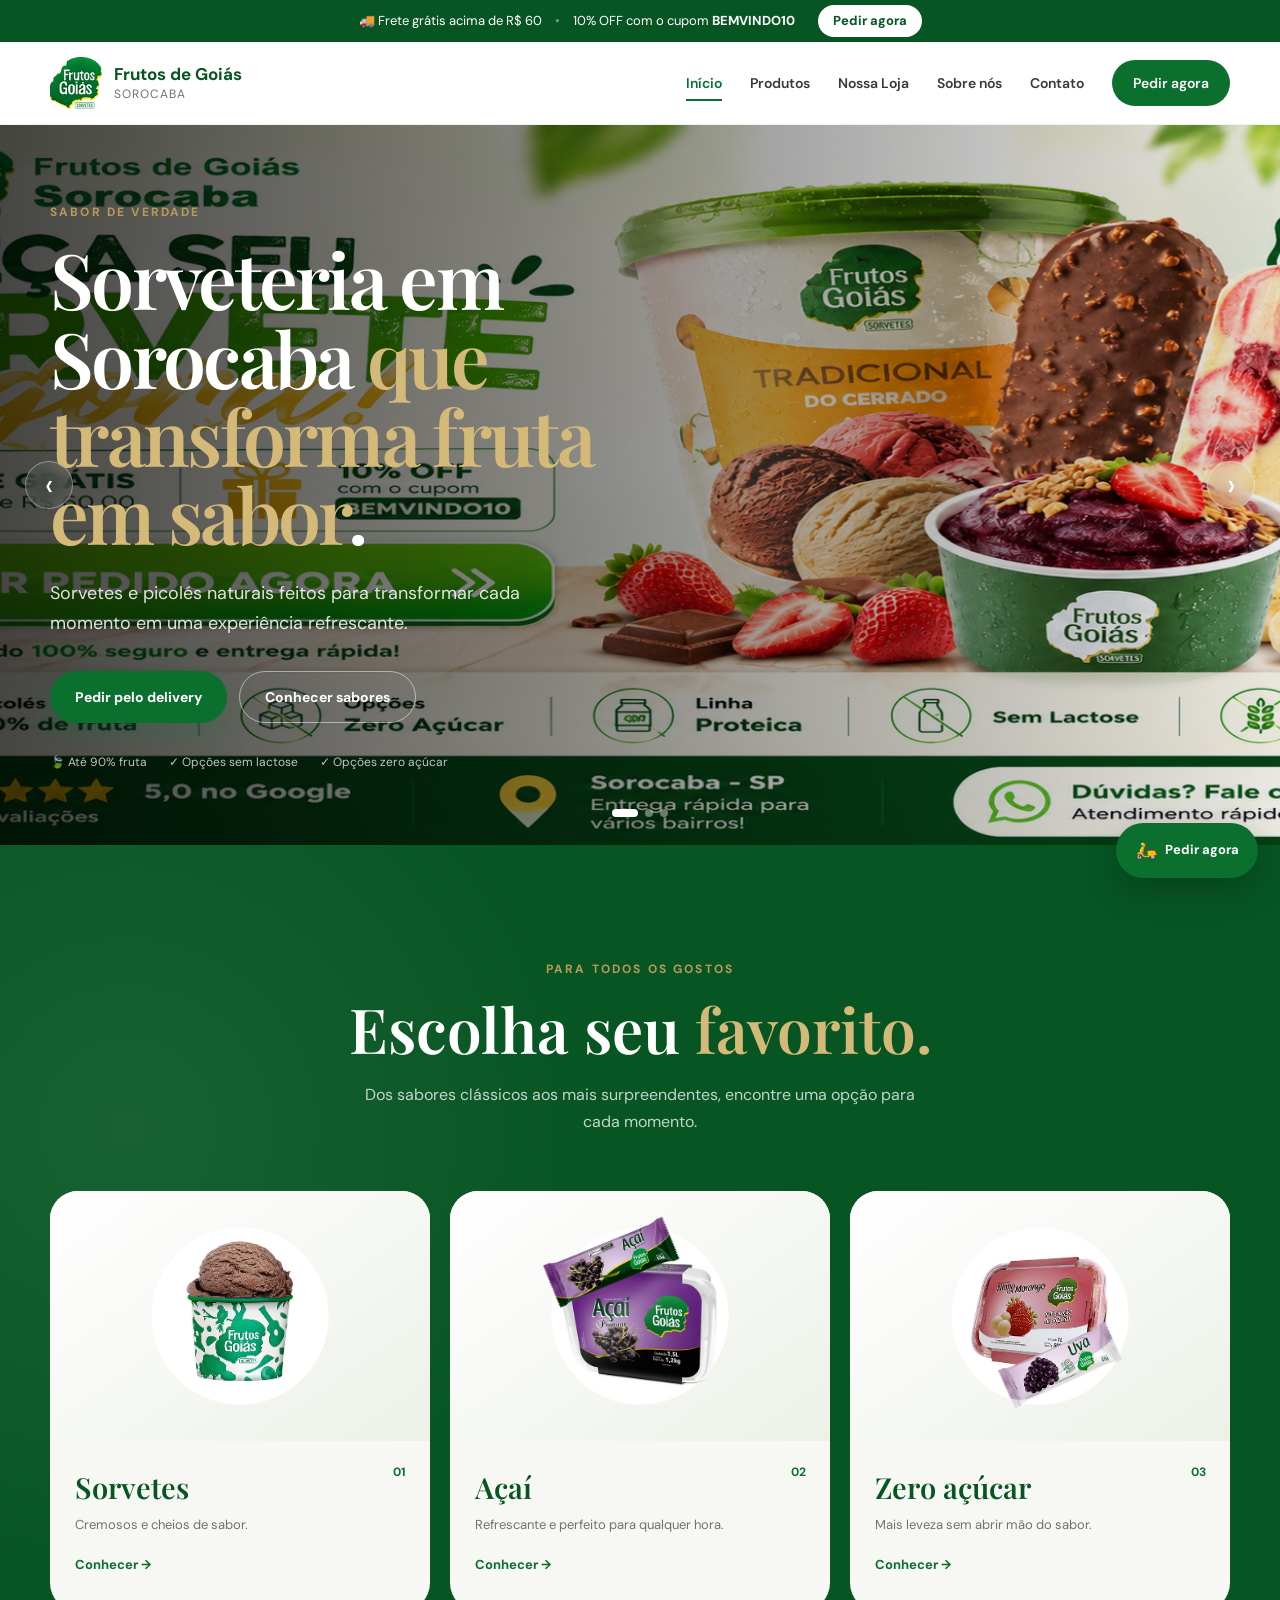
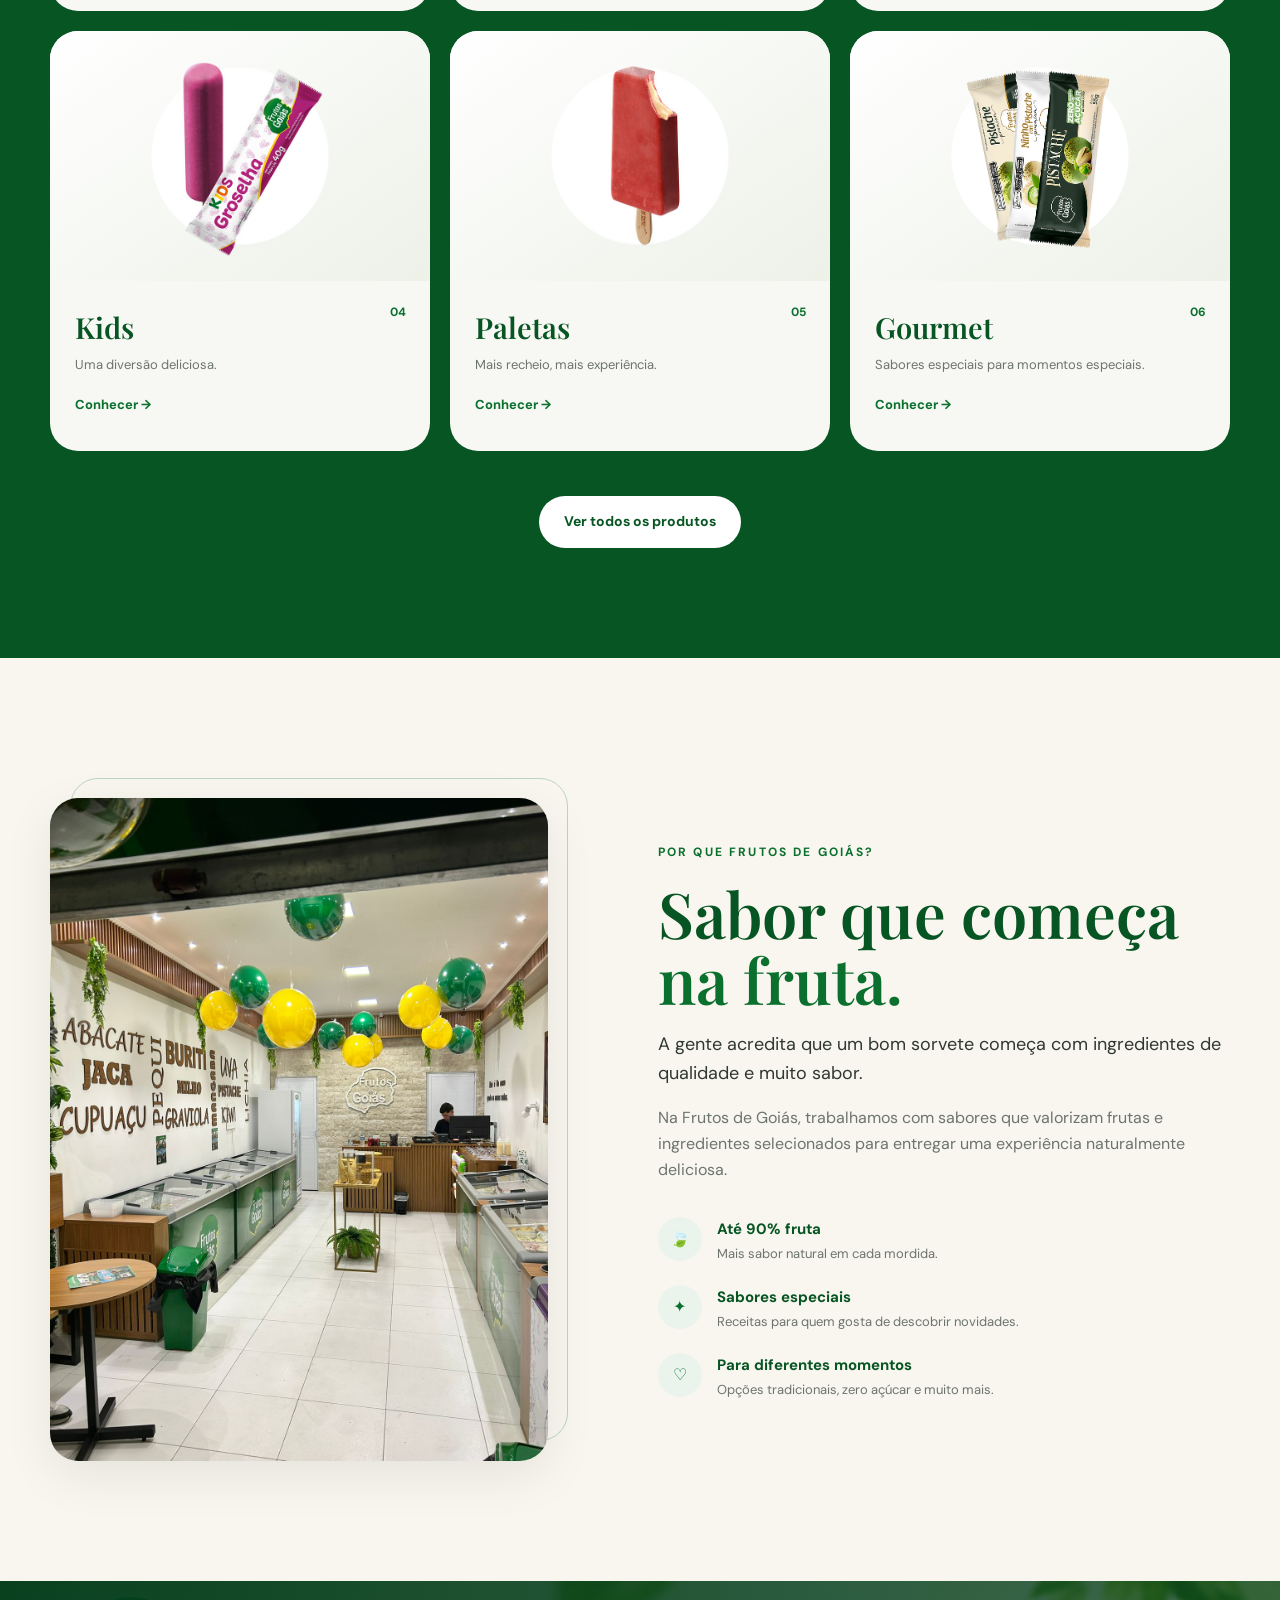
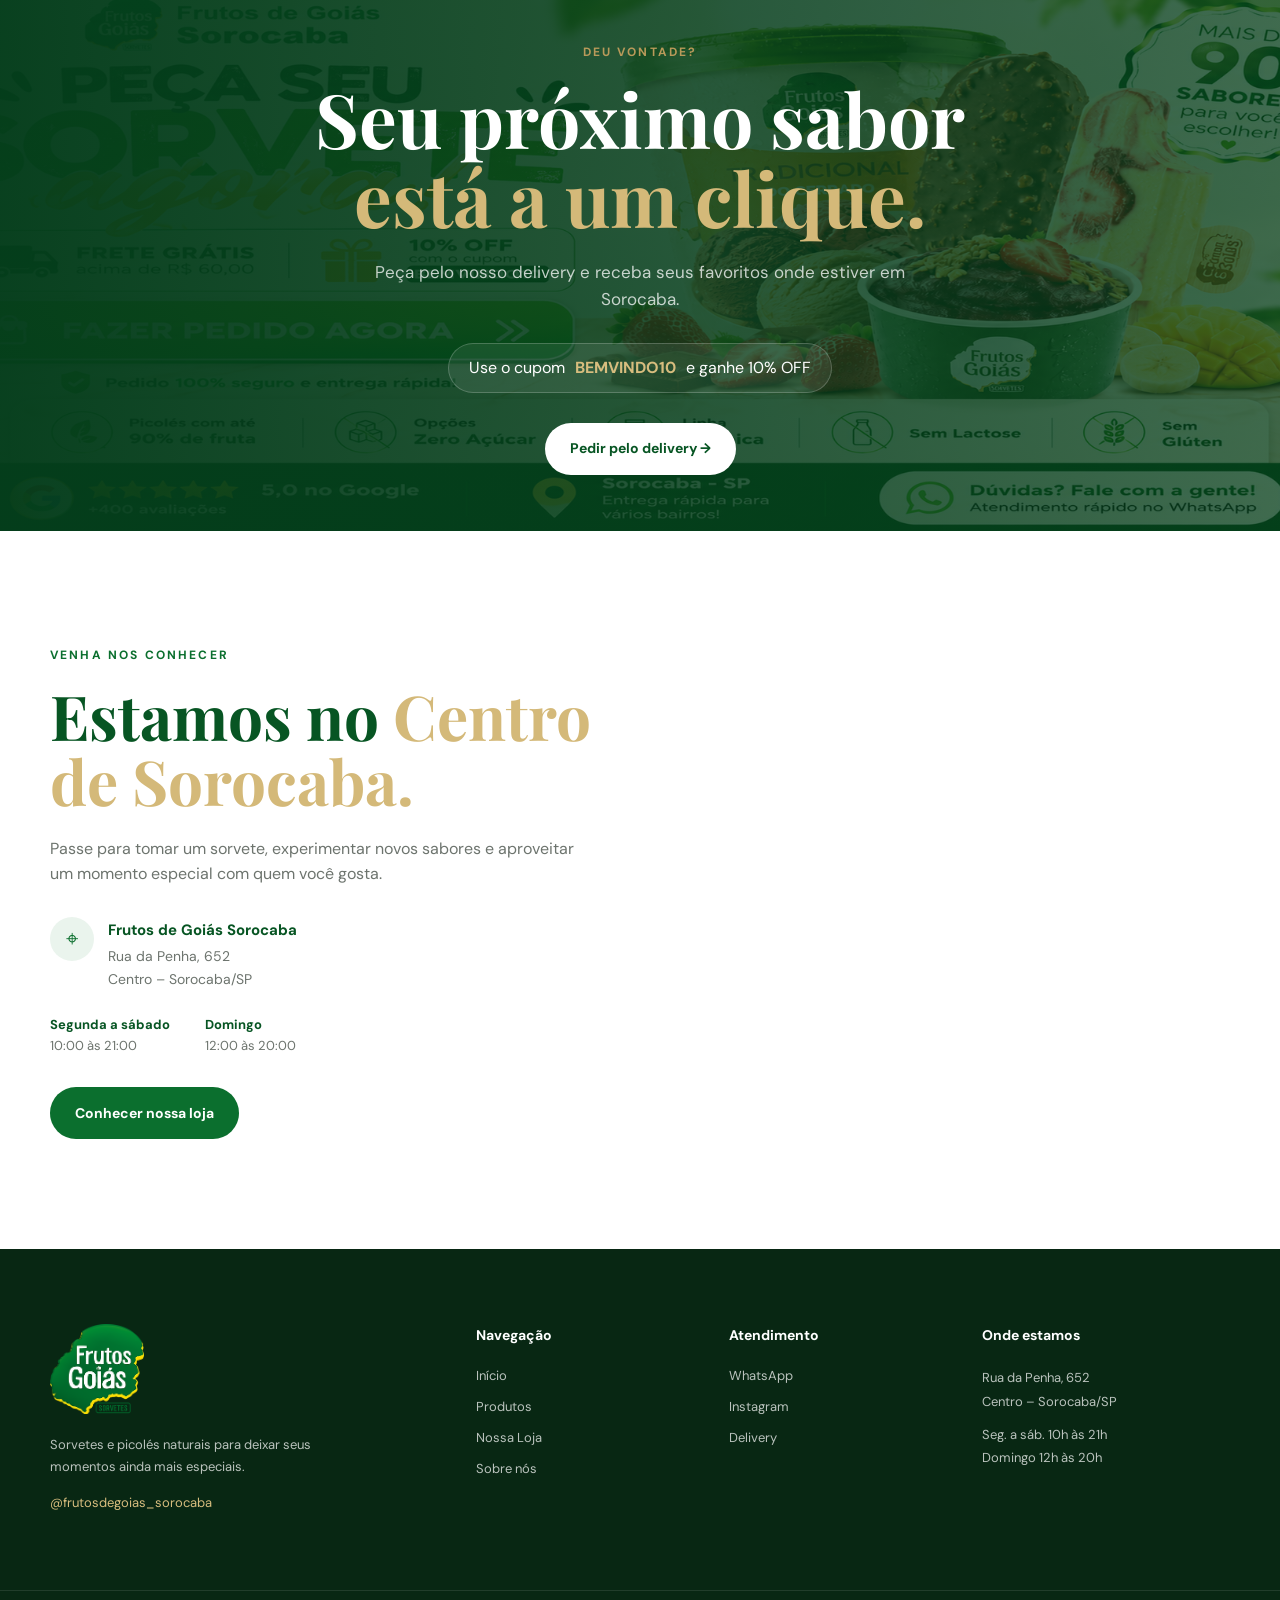
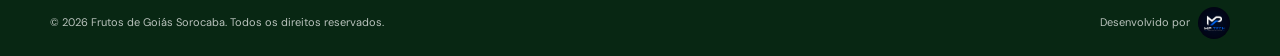
<file: index.html>
<!DOCTYPE html>
<html lang="pt-BR">

<head>
  <meta charset="UTF-8">
  <meta name="viewport" content="width=device-width, initial-scale=1.0">

  <title>Frutos de Goiás | Sorveteria em Sorocaba</title>
  <meta name="description"
    content="Frutos de Goiás Sorocaba: sorvetes e picolés naturais com até 90% de fruta. Confira nossos sabores, use seu cupom e peça pelo delivery.">

  <link rel="icon" type="image/png" href="img/favicon.png">
  <link rel="preconnect" href="https://fonts.googleapis.com">
  <link rel="preconnect" href="https://fonts.gstatic.com" crossorigin>
  <link
    href="https://fonts.googleapis.com/css2?family=DM+Sans:wght@400;500;600;700&family=Playfair+Display:wght@500;600;700&display=swap"
    rel="stylesheet">

  <!-- Google Ads -->
  <script async src="https://www.googletagmanager.com/gtag/js?id=AW-18291833181"></script>
  <script>
    window.dataLayer = window.dataLayer || [];
    function gtag() { dataLayer.push(arguments); }
    gtag('js', new Date());
    gtag('config', 'AW-18291833181');
  </script>

  <link rel="stylesheet" href="css/style.css">


  <!-- =========================================================
     SCHEMA.ORG — FRUTOS DE GOIÁS SOROCABA
     SEO LOCAL
     ========================================================= -->

<script type="application/ld+json">
{
  "@context": "https://schema.org",
  "@type": "IceCreamShop",

  "@id": "https://frutosdegoiassorocaba.com/#business",

  "name": "Frutos de Goiás Sorocaba",
  "alternateName": "Frutos de Goiás - Sorocaba",

  "description": "Sorveteria em Sorocaba especializada em sorvetes e picolés naturais, com sabores de frutas, opções sem lactose, zero açúcar e produtos especiais.",

  "url": "https://frutosdegoiassorocaba.com/",

  "telephone": "+5515991764745",

  "logo": {
    "@type": "ImageObject",
    "url": "https://frutosdegoiassorocaba.com/img/logo.png"
  },

  "image": [
    "https://frutosdegoiassorocaba.com/img/logo.png"
  ],

  "address": {
    "@type": "PostalAddress",
    "streetAddress": "Rua da Penha, 652",
    "addressLocality": "Sorocaba",
    "addressRegion": "SP",
    "postalCode": "18010-000",
    "addressCountry": "BR"
  },

  "areaServed": {
    "@type": "City",
    "name": "Sorocaba"
  },

  "openingHoursSpecification": [
    {
      "@type": "OpeningHoursSpecification",
      "dayOfWeek": [
        "Monday",
        "Tuesday",
        "Wednesday",
        "Thursday",
        "Friday",
        "Saturday"
      ],
      "opens": "10:00",
      "closes": "21:00"
    },
    {
      "@type": "OpeningHoursSpecification",
      "dayOfWeek": "Sunday",
      "opens": "12:00",
      "closes": "20:00"
    }
  ],

  "servesCuisine": [
    "Sorvetes",
    "Picolés",
    "Sorvetes naturais"
  ],

  "priceRange": "$$",

  "hasMenu": "https://cardapio.datacaixa.com.br/frutos",

  "sameAs": [
    "https://www.instagram.com/frutosdegoias_sorocaba/"
  ],

  "potentialAction": {
    "@type": "OrderAction",
    "target": {
      "@type": "EntryPoint",
      "urlTemplate": "https://cardapio.datacaixa.com.br/frutos",
      "inLanguage": "pt-BR",
      "actionPlatform": [
        "https://schema.org/DesktopWebPlatform",
        "https://schema.org/MobileWebPlatform"
      ]
    }
  }
}
</script>


</head>

<body>

  <!-- =========================
     BARRA PROMOCIONAL
========================== -->
  <div class="promo-bar">
    <div class="container promo-bar__content">

      <span>🚚 Frete grátis acima de R$ 60</span>

      <span class="promo-separator">•</span>

      <span>
        10% OFF com o cupom <strong>BEMVINDO10</strong>
      </span>

      <a href="https://cardapio.datacaixa.com.br/frutos" target="_blank" rel="noopener" class="promo-link"
        onclick="trackDeliveryClick()">
        Pedir agora
      </a>

    </div>
  </div>


  <!-- =========================
       HEADER
  ========================== -->
  <header class="header" id="topo">

    <div class="container header__inner">

      <a href="index.html" class="brand">
        <img src="img/favicon.png" alt="Frutos de Goiás Sorocaba">
        <div class="brand__text">
          <strong>Frutos de Goiás</strong>
          <span>Sorocaba</span>
        </div>
      </a>

      <nav class="desktop-nav">
        <a href="index.html" class="active">Início</a>
        <a href="produtos.html">Produtos</a>
        <a href="loja.html">Nossa Loja</a>
        <a href="#diferenciais">Sobre nós</a>
        <a href="https://wa.me/5515991764745" target="_blank" rel="noopener">Contato</a>
        <a href="https://cardapio.datacaixa.com.br/frutos" target="_blank" rel="noopener" class="nav-cta"
          onclick="trackDeliveryClick()">
          Pedir agora
        </a>
      </nav>

      <button class="nav-toggle" type="button" aria-label="Abrir menu">
        <span></span>
        <span></span>
        <span></span>
      </button>

    </div>

    <nav class="mobile-nav">
      <a href="index.html">Início</a>
      <a href="produtos.html">Produtos</a>
      <a href="loja.html">Nossa Loja</a>
      <a href="#diferenciais">Sobre nós</a>
      <a href="https://wa.me/5515991764745" target="_blank" rel="noopener">Contato</a>

      <a href="https://cardapio.datacaixa.com.br/frutos" target="_blank" rel="noopener" class="mobile-nav__cta"
        onclick="trackDeliveryClick()">
        Pedir pelo delivery
      </a>
    </nav>

  </header>


  <!-- =========================
       HERO DESKTOP
  ========================== -->
  <main>

    <section class="hero" data-slider>

      <div class="hero__slides">

        <!-- SLIDE 1 -->
        <article class="hero-slide hero-slide--main">
          <div class="hero-slide__background hero-bg-main"></div>
          <div class="hero-slide__overlay"></div>

          <div class="container hero-slide__content">

            <div class="hero-copy">
              <span class="eyebrow">SABOR DE VERDADE</span>

              <h1>
                Sorveteria em Sorocaba 
                <em>que transforma fruta em sabor</em>.
              </h1>

              <p>
                Sorvetes e picolés naturais feitos para transformar
                cada momento em uma experiência refrescante.
              </p>

              <div class="hero-buttons">
                <a href="https://cardapio.datacaixa.com.br/frutos" target="_blank" rel="noopener"
                  class="btn btn--primary" onclick="trackDeliveryClick()">
                  Pedir pelo delivery
                </a>

                <a href="produtos.html" class="btn btn--outline">
                  Conhecer sabores
                </a>
              </div>

              <div class="hero-info">
                <span>🍃 Até 90% fruta</span>
                <span>✓ Opções sem lactose</span>
                <span>✓ Opções zero açúcar</span>
              </div>
            </div>

          </div>
        </article>


        <!-- SLIDE 2 -->
        <article class="hero-slide">
          <div class="hero-slide__background hero-bg-zero"></div>
          <div class="hero-slide__overlay"></div>

          <div class="container hero-slide__content">
            <div class="hero-copy">
              <span class="eyebrow">LEVEZA E SABOR</span>

              <h2>
                Zero açúcar.
                <em>Todo o sabor.</em>
              </h2>

              <p>
                Uma seleção especial para quem busca equilíbrio
                sem abrir mão de uma sobremesa deliciosa.
              </p>

              <div class="hero-buttons">
                <a href="produtos.html" class="btn btn--primary">
                  Ver produtos
                </a>
              </div>
            </div>
          </div>
        </article>


        <!-- SLIDE 3 -->
        <article class="hero-slide">
          <div class="hero-slide__background hero-bg-caramelo"></div>
          <div class="hero-slide__overlay"></div>

          <div class="container hero-slide__content">
            <div class="hero-copy">
              <span class="eyebrow">LINHA PREMIUM</span>

              <h2>
                Cremoso,
                <em>intenso e irresistível.</em>
              </h2>

              <p>
                Sabores especiais para quem gosta de ir além
                do tradicional.
              </p>

              <div class="hero-buttons">
                <a href="produtos.html" class="btn btn--primary">
                  Descobrir sabores
                </a>
              </div>
            </div>
          </div>
        </article>




      </div>


      <!-- CONTROLES -->
      <button class="slider-arrow slider-arrow--prev" aria-label="Slide anterior">
        ‹
      </button>

      <button class="slider-arrow slider-arrow--next" aria-label="Próximo slide">
        ›
      </button>

      <div class="slider-dots"></div>

    </section>


    <!-- =========================
         HERO MOBILE
    ========================== -->
    <section class="mobile-hero">

      <div class="mobile-hero__image">
        <img src="img/delivery.png" alt="Frutos de Goiás Sorocaba">
      </div>

      <div class="mobile-hero__content">

        <span class="eyebrow">FRUTOS DE GOIÁS • SOROCABA</span>

        <h1>
          Seu momento
          <em>mais refrescante.</em>
        </h1>

        <p>
          Sorvetes e picolés naturais com até
          <strong>90% de fruta</strong>.
        </p>


        
        <!-- CHAMADA FORTE PARA CUPOM -->
        <div class="mobile-offer">

          <div class="mobile-offer__top">
            <span class="mobile-offer__tag">PRESENTE PARA VOCÊ</span>
            <span class="mobile-offer__discount">10% OFF</span>
          </div>

          <h2>
            Peça pelo delivery
            e aproveite seu desconto.
          </h2>

          <p>
            Use o cupom no seu pedido.
          </p>

          <div class="mobile-offer__coupon">
            <span>CUPOM</span>
            <strong class="coupon-code">BEMVINDO10</strong>
          </div>

          <a href="https://cardapio.datacaixa.com.br/frutos" target="_blank" rel="noopener" class="mobile-offer__button"
            onclick="trackDeliveryClick()">
            PEDIR AGORA PELO DELIVERY
            <span>→</span>
          </a>

        </div>
        



        <div class="mobile-benefits">
          <span>🍃 90% fruta</span>
          <span>✓ Sem lactose</span>
          <span>✓ Zero açúcar</span>
        </div>

      </div>

    </section>


    <!-- =========================
         PRODUTOS
    ========================== -->
    <section class="products-section">

      <div class="container">

        <div class="section-heading section-heading--light">
          <span class="eyebrow">PARA TODOS OS GOSTOS</span>

          <h2>
            Escolha seu
            <em>favorito.</em>
          </h2>

          <p>
            Dos sabores clássicos aos mais surpreendentes,
            encontre uma opção para cada momento.
          </p>
        </div>


        <div class="product-grid">

          <a href="produtos.html" class="product-card">
            <div class="product-card__image">
              <img src="img/sorvete.png" alt="Sorvetes">
            </div>
            <div class="product-card__content">
              <span>01</span>
              <h3>Sorvetes</h3>
              <p>Cremosos e cheios de sabor.</p>
              <b>Conhecer →</b>
            </div>
          </a>


          <a href="produtos.html" class="product-card">
            <div class="product-card__image">
              <img src="img/açai.png" alt="Açaí">
            </div>
            <div class="product-card__content">
              <span>02</span>
              <h3>Açaí</h3>
              <p>Refrescante e perfeito para qualquer hora.</p>
              <b>Conhecer →</b>
            </div>
          </a>


          <a href="produtos.html" class="product-card">
            <div class="product-card__image">
              <img src="img/zero açucar.png" alt="Zero açúcar">
            </div>
            <div class="product-card__content">
              <span>03</span>
              <h3>Zero açúcar</h3>
              <p>Mais leveza sem abrir mão do sabor.</p>
              <b>Conhecer →</b>
            </div>
          </a>


          <a href="produtos.html" class="product-card">
            <div class="product-card__image">
              <img src="img/kids.png" alt="Kids">
            </div>
            <div class="product-card__content">
              <span>04</span>
              <h3>Kids</h3>
              <p>Uma diversão deliciosa.</p>
              <b>Conhecer →</b>
            </div>
          </a>


          <a href="produtos.html" class="product-card">
            <div class="product-card__image">
              <img src="img/paleta.png" alt="Paletas">
            </div>
            <div class="product-card__content">
              <span>05</span>
              <h3>Paletas</h3>
              <p>Mais recheio, mais experiência.</p>
              <b>Conhecer →</b>
            </div>
          </a>


          <a href="produtos.html" class="product-card">
            <div class="product-card__image">
              <img src="img/gourmet.png" alt="Gourmet">
            </div>
            <div class="product-card__content">
              <span>06</span>
              <h3>Gourmet</h3>
              <p>Sabores especiais para momentos especiais.</p>
              <b>Conhecer →</b>
            </div>
          </a>

        </div>

        <div class="section-action">
          <a href="produtos.html" class="btn btn--light">
            Ver todos os produtos
          </a>
        </div>

      </div>

    </section>


    <!-- =========================
         DIFERENCIAIS
    ========================== -->
    <section class="about-section" id="diferenciais">

      <div class="container about-grid">

        <div class="about-image">
          <div class="about-image__frame"></div>
          <img src="img/loja.jpeg" alt="Frutos de Goiás Sorocaba">
        </div>


        <div class="about-content">

          <span class="eyebrow">POR QUE FRUTOS DE GOIÁS?</span>

          <h2>
            Sabor que começa
            <em>na fruta.</em>
          </h2>

          <p class="about-lead">
            A gente acredita que um bom sorvete começa com
            ingredientes de qualidade e muito sabor.
          </p>

          <p>
            Na Frutos de Goiás, trabalhamos com sabores que valorizam
            frutas e ingredientes selecionados para entregar uma
            experiência naturalmente deliciosa.
          </p>


          <div class="about-features">

            <div class="about-feature">
              <span class="about-feature__icon">🍃</span>
              <div>
                <h3>Até 90% fruta</h3>
                <p>Mais sabor natural em cada mordida.</p>
              </div>
            </div>

            <div class="about-feature">
              <span class="about-feature__icon">✦</span>
              <div>
                <h3>Sabores especiais</h3>
                <p>Receitas para quem gosta de descobrir novidades.</p>
              </div>
            </div>

            <div class="about-feature">
              <span class="about-feature__icon">♡</span>
              <div>
                <h3>Para diferentes momentos</h3>
                <p>Opções tradicionais, zero açúcar e muito mais.</p>
              </div>
            </div>

          </div>

        </div>

      </div>

    </section>


    <!-- =========================
         DELIVERY CTA
    ========================== -->
    <section class="delivery-section">

      <div class="delivery-section__background"></div>

      <div class="container delivery-section__content">

        <span class="eyebrow">DEU VONTADE?</span>

        <h2>
          Seu próximo sabor
          <em>está a um clique.</em>
        </h2>

        <p>
          Peça pelo nosso delivery e receba seus favoritos
          onde estiver em Sorocaba.
        </p>

        <div class="delivery-offer">
          <span>Use o cupom</span>
          <strong>BEMVINDO10</strong>
          <span>e ganhe 10% OFF</span>
        </div>

        <a href="https://cardapio.datacaixa.com.br/frutos" target="_blank" rel="noopener" class="btn btn--white"
          onclick="trackDeliveryClick()">
          Pedir pelo delivery →
        </a>

      </div>

    </section>


    <!-- =========================
         LOJA
    ========================== -->
    <section class="store-section">

      <div class="container store-grid">

        <div class="store-content">

          <span class="eyebrow">VENHA NOS CONHECER</span>

          <h2>
            Estamos no
            <em>Centro de Sorocaba.</em>
          </h2>

          <p>
            Passe para tomar um sorvete, experimentar novos sabores
            e aproveitar um momento especial com quem você gosta.
          </p>

          <div class="store-address">
            <span class="store-address__icon">⌖</span>

            <div>
              <strong>Frutos de Goiás Sorocaba</strong>
              <p>Rua da Penha, 652<br>Centro – Sorocaba/SP</p>
            </div>
          </div>

          <div class="store-hours">
            <div>
              <strong>Segunda a sábado</strong>
              <span>10:00 às 21:00</span>
            </div>

            <div>
              <strong>Domingo</strong>
              <span>12:00 às 20:00</span>
            </div>
          </div>

          <a href="loja.html" class="btn btn--green">
            Conhecer nossa loja
          </a>

        </div>




      </div>

    </section>

  </main>


  <!-- =========================
       FOOTER
  ========================== -->
  <footer class="footer">

    <div class="container footer-grid">

      <div class="footer-brand">

        <img src="img/LOGO FRUTOS DE GOIAS(1).png" alt="Frutos de Goiás">

        <p>
          Sorvetes e picolés naturais para deixar
          seus momentos ainda mais especiais.
        </p>

        <a href="https://www.instagram.com/frutosdegoias_sorocaba/" target="_blank" rel="noopener">
          @frutosdegoias_sorocaba
        </a>

      </div>


      <div class="footer-column">

        <h3>Navegação</h3>

        <a href="index.html">Início</a>
        <a href="produtos.html">Produtos</a>
        <a href="loja.html">Nossa Loja</a>
        <a href="#diferenciais">Sobre nós</a>

      </div>


      <div class="footer-column">

        <h3>Atendimento</h3>

        <a href="https://wa.me/5515991764745" target="_blank" rel="noopener">
          WhatsApp
        </a>

        <a href="https://www.instagram.com/frutosdegoias_sorocaba/" target="_blank" rel="noopener">
          Instagram
        </a>

        <a href="https://cardapio.datacaixa.com.br/frutos" target="_blank" rel="noopener"
          onclick="trackDeliveryClick()">
          Delivery
        </a>



      </div>


      <div class="footer-column footer-location">

        <h3>Onde estamos</h3>

        <p>
          Rua da Penha, 652<br>
          Centro – Sorocaba/SP
        </p>

        <p>
          Seg. a sáb. 10h às 21h<br>
          Domingo 12h às 20h
        </p>

      </div>

    </div>


    <div class="footer-bottom">

      <div class="container footer-bottom__inner">

        <span>
          © 2026 Frutos de Goiás Sorocaba. Todos os direitos reservados.
        </span>

        <a href="https://mptech.com.br" target="_blank" rel="noopener" class="footer-mptech">
          <span>Desenvolvido por</span>
          <img src="img/mptech.jpeg" alt="MP Tech">
        </a>

      </div>

    </div>

  </footer>


  <!-- BOTÃO FLUTUANTE DELIVERY -->
  <a href="https://cardapio.datacaixa.com.br/frutos" target="_blank" rel="noopener" class="floating-delivery"
    aria-label="Pedir pelo delivery" onclick="trackDeliveryClick()">
    <span>🛵</span>
    <strong>Pedir agora</strong>
  </a>


  <script src="javascript/script.js"></script>

</body>

</html>
</file>
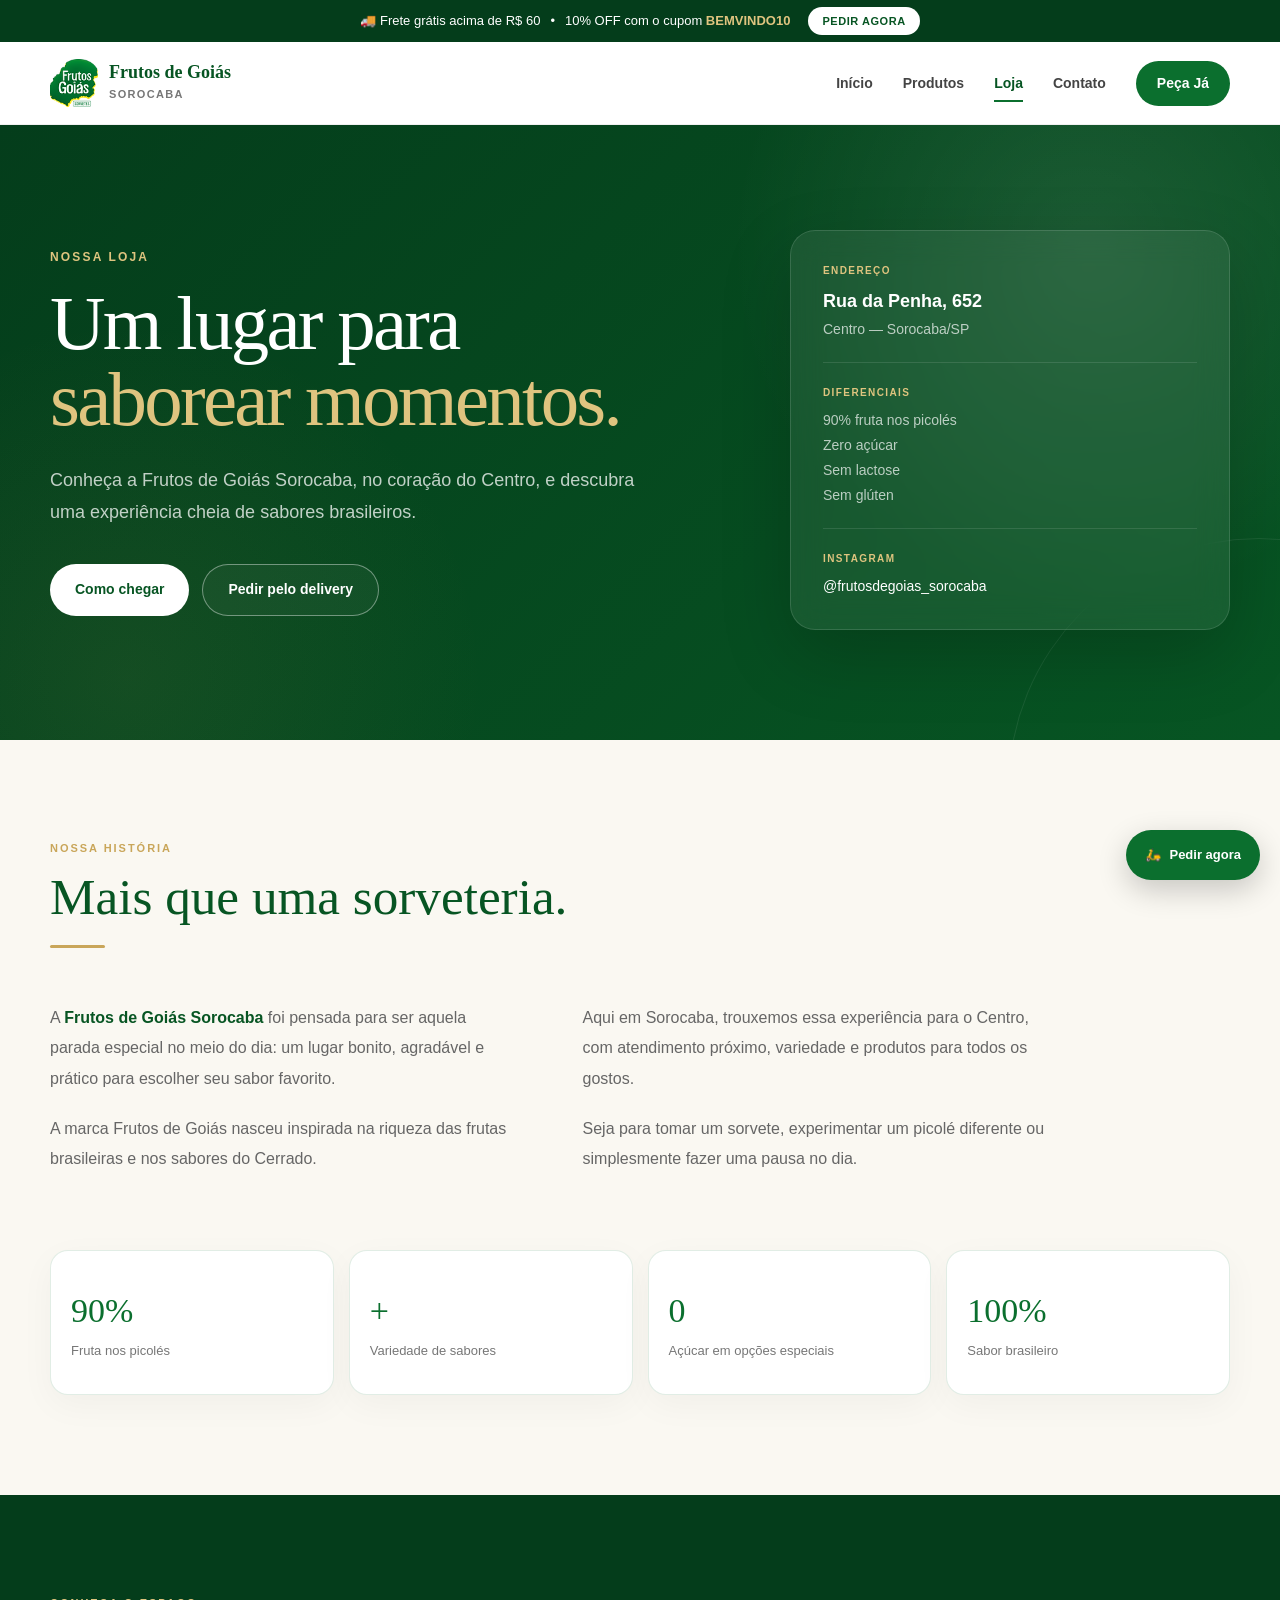
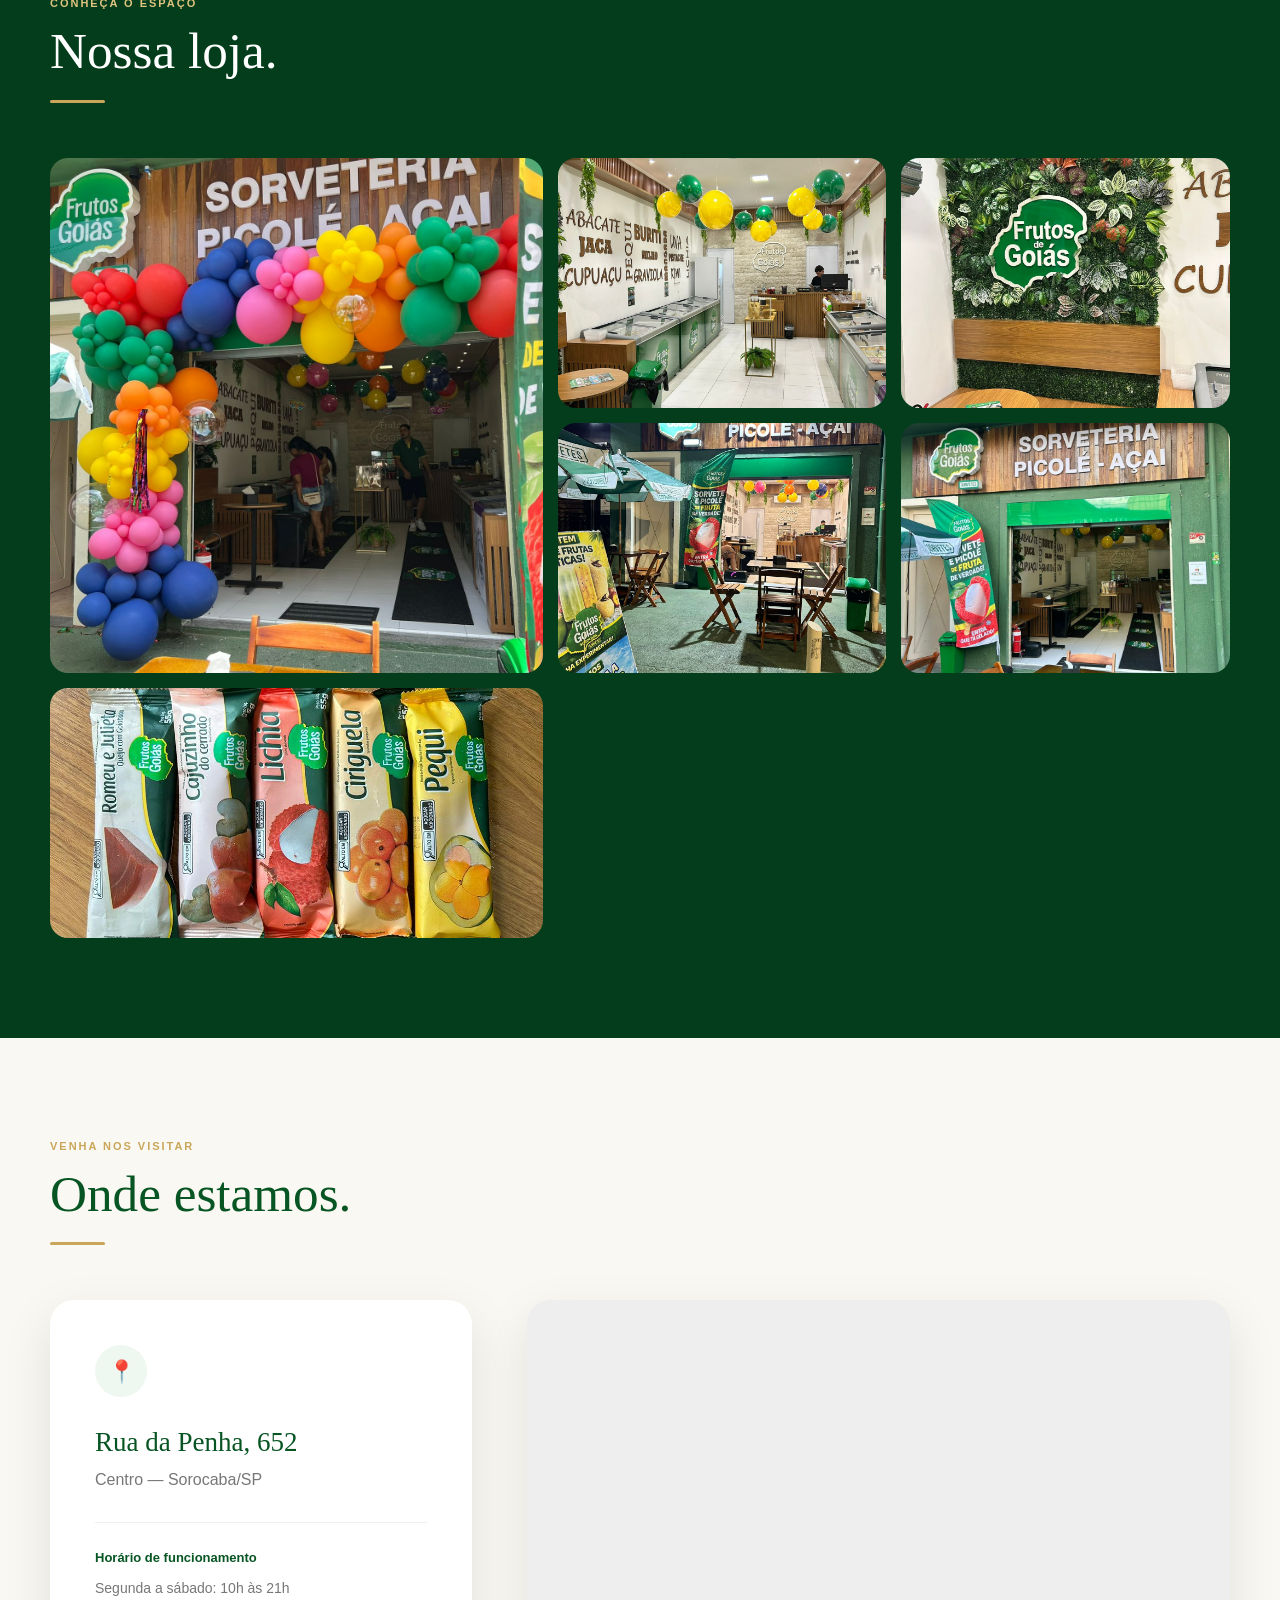
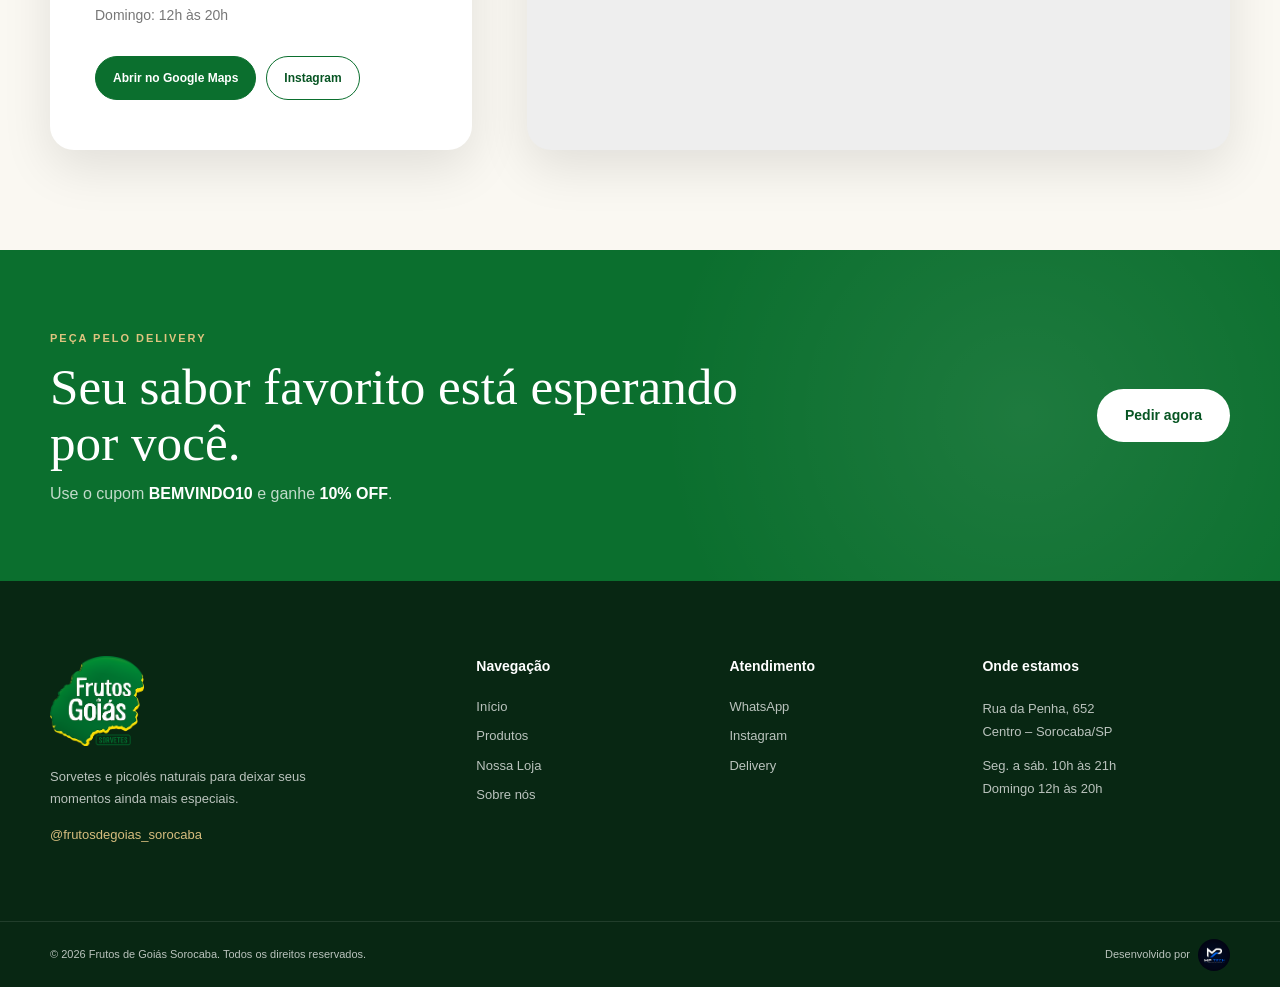
<file: loja.html>
<!DOCTYPE html>
<html lang="pt-BR">

<head>

  <meta charset="UTF-8">

  <meta
    name="viewport"
    content="width=device-width, initial-scale=1.0">

  <title>Nossa Loja | Frutos de Goiás Sorocaba</title>

  <meta
    name="description"
    content="Conheça a Frutos de Goiás Sorocaba na Rua da Penha, 652, Centro. Sorvetes, picolés, paletas, açaí e sabores especiais.">

  <link
    rel="icon"
    type="image/png"
    href="img/favicon.png">

  <link
    rel="stylesheet"
    href="css/loja.css">

  <!-- Google -->
  <script async src="https://www.googletagmanager.com/gtag/js?id=AW-18291833181"></script>

  <script>
    window.dataLayer = window.dataLayer || [];

    function gtag() {
      dataLayer.push(arguments);
    }

    gtag('js', new Date());

    gtag('config', 'AW-18291833181');
  </script>

</head>


<body>


  <!-- =========================
         PROMOÇÃO
    ========================== -->

    <div class="produtos-promo">

        <div class="container produtos-promo__inner">

            <span>
                🚚 Frete grátis acima de R$ 60
            </span>

            <span class="promo-separator">•</span>

            <span>
                10% OFF com o cupom <strong>BEMVINDO10</strong>
            </span>

            <a href="https://cardapio.datacaixa.com.br/frutos" target="_blank" rel="noopener">
                PEDIR AGORA
            </a>

        </div>

    </div>



  <!-- =====================================================
       HEADER
  ====================================================== -->

  <header class="loja-header">

    <div class="loja-container loja-header-inner">


      <!-- LOGO -->

      <a
        href="index.html"
        class="loja-brand">

        <img
          src="img/favicon.png"
          alt="Frutos de Goiás">

        <div>

          <strong>
            Frutos de Goiás
          </strong>

          <span>
            Sorocaba
          </span>

        </div>

      </a>



      <!-- MENU DESKTOP -->

      <nav class="loja-nav">

        <a href="index.html">
          Início
        </a>

        <a href="produtos.html">
          Produtos
        </a>

        <a
          href="loja.html"
          class="active">

          Loja

        </a>

        <a
          href="https://wa.me/5515991764745"
          target="_blank"
          rel="noopener">

          Contato

        </a>

        <a
          href="https://cardapio.datacaixa.com.br/frutos"
          target="_blank"
          rel="noopener"
          class="loja-nav-button">

          Peça Já

        </a>

      </nav>



      <!-- BOTÃO MOBILE -->

      <button
        class="loja-menu-button"
        type="button"
        aria-label="Abrir menu">

        <span></span>
        <span></span>
        <span></span>

      </button>

    </div>



    <!-- MENU MOBILE -->

    <div class="loja-mobile-menu">

      <a href="index.html">
        Início
      </a>

      <a href="produtos.html">
        Produtos
      </a>

      <a
        href="loja.html"
        class="active">

        Loja

      </a>

      <a
        href="https://wa.me/5515991764745"
        target="_blank"
        rel="noopener">

        Contato

      </a>

      <a
        href="https://cardapio.datacaixa.com.br/frutos"
        target="_blank"
        rel="noopener"
        class="mobile-order">

        Pedir agora

      </a>

    </div>

  </header>



  <main>


    <!-- =====================================================
         HERO
    ====================================================== -->

    <section class="loja-hero">

      <div class="loja-container loja-hero-grid">


        <div class="loja-hero-content">

          <span class="loja-eyebrow">
            NOSSA LOJA
          </span>

          <h1>
            Um lugar para
            <span>saborear momentos.</span>
          </h1>

          <p class="loja-hero-description">

            Conheça a Frutos de Goiás Sorocaba,
            no coração do Centro, e descubra uma
            experiência cheia de sabores brasileiros.

          </p>


          <div class="loja-hero-buttons">

            <a
              href="https://www.google.com/maps?q=Rua%20da%20Penha,%20652%20-%20Centro%20-%20Sorocaba-SP"
              target="_blank"
              rel="noopener"
              class="loja-button loja-button-light">

              Como chegar

            </a>


            <a
              href="https://cardapio.datacaixa.com.br/frutos"
              target="_blank"
              rel="noopener"
              class="loja-button loja-button-outline">

              Pedir pelo delivery

            </a>

          </div>

        </div>



        <!-- CARD -->

        <div class="loja-hero-card">

          <div class="loja-card-item">

            <small>
              ENDEREÇO
            </small>

            <strong>
              Rua da Penha, 652
            </strong>

            <span>
              Centro — Sorocaba/SP
            </span>

          </div>


          <div class="loja-card-line"></div>


          <div class="loja-card-item">

            <small>
              DIFERENCIAIS
            </small>

            <span>
              90% fruta nos picolés
            </span>

            <span>
              Zero açúcar
            </span>

            <span>
              Sem lactose
            </span>

            <span>
              Sem glúten
            </span>

          </div>


          <div class="loja-card-line"></div>


          <div class="loja-card-item">

            <small>
              INSTAGRAM
            </small>

            <a
              href="https://www.instagram.com/frutosdegoias_sorocaba/"
              target="_blank"
              rel="noopener">

              @frutosdegoias_sorocaba

            </a>

          </div>

        </div>

      </div>

    </section>



    <!-- =====================================================
         SOBRE
    ====================================================== -->

    <section class="loja-section loja-section-light">

      <div class="loja-container">

        <div class="loja-section-heading">

          <span>
            NOSSA HISTÓRIA
          </span>

          <h2>
            Mais que uma sorveteria.
          </h2>

          <div></div>

        </div>


        <div class="loja-about">

          <div>

            <p>
              A <strong>Frutos de Goiás Sorocaba</strong>
              foi pensada para ser aquela parada especial
              no meio do dia: um lugar bonito, agradável
              e prático para escolher seu sabor favorito.
            </p>

            <p>
              A marca Frutos de Goiás nasceu inspirada
              na riqueza das frutas brasileiras e nos
              sabores do Cerrado.
            </p>

          </div>


          <div>

            <p>
              Aqui em Sorocaba, trouxemos essa experiência
              para o Centro, com atendimento próximo,
              variedade e produtos para todos os gostos.
            </p>

            <p>
              Seja para tomar um sorvete, experimentar
              um picolé diferente ou simplesmente fazer
              uma pausa no dia.
            </p>

          </div>

        </div>



        <!-- BADGES -->

        <div class="loja-badges">

          <div>
            <strong>90%</strong>
            <span>Fruta nos picolés</span>
          </div>

          <div>
            <strong>+</strong>
            <span>Variedade de sabores</span>
          </div>

          <div>
            <strong>0</strong>
            <span>Açúcar em opções especiais</span>
          </div>

          <div>
            <strong>100%</strong>
            <span>Sabor brasileiro</span>
          </div>

        </div>

      </div>

    </section>



    <!-- =====================================================
         GALERIA
    ====================================================== -->

    <section class="loja-section loja-gallery-section">

      <div class="loja-container">

        <div class="loja-section-heading loja-heading-light">

          <span>
            CONHEÇA O ESPAÇO
          </span>

          <h2>
            Nossa loja.
          </h2>

          <div></div>

        </div>


        <div class="loja-gallery">


          <figure class="loja-gallery-large">

            <img
              src="img/exterior.jpeg"
              alt="Exterior da Frutos de Goiás Sorocaba"
              loading="lazy">

          </figure>


          <figure>

            <img
              src="img/interior.jpeg"
              alt="Interior da Frutos de Goiás Sorocaba"
              loading="lazy">

          </figure>


          <figure>

            <img
              src="img/instagramavel.jpeg"
              alt="Espaço instagramável da loja"
              loading="lazy">

          </figure>


          <figure>

            <img
              src="img/Noite.jpeg"
              alt="Loja Frutos de Goiás durante a noite"
              loading="lazy">

          </figure>


          <figure>

            <img
              src="img/dia.jpeg"
              alt="Loja Frutos de Goiás durante o dia"
              loading="lazy">

          </figure>


          <figure>

            <img
              src="img/sorvete1.jpeg"
              alt="Sorvete Frutos de Goiás"
              loading="lazy">

          </figure>


        </div>

      </div>

    </section>



    <!-- =====================================================
         LOCALIZAÇÃO
    ====================================================== -->

    <section class="loja-section loja-section-light">

      <div class="loja-container">

        <div class="loja-section-heading">

          <span>
            VENHA NOS VISITAR
          </span>

          <h2>
            Onde estamos.
          </h2>

          <div></div>

        </div>


        <div class="loja-location">


          <div class="loja-location-info">

            <span class="loja-location-icon">
              📍
            </span>

            <h3>
              Rua da Penha, 652
            </h3>

            <p>
              Centro — Sorocaba/SP
            </p>


            <div class="loja-hours">

              <strong>
                Horário de funcionamento
              </strong>

              <span>
                Segunda a sábado: 10h às 21h
              </span>

              <span>
                Domingo: 12h às 20h
              </span>

            </div>


            <div class="loja-location-buttons">

              <a
                href="https://www.google.com/maps?q=Rua%20da%20Penha,%20652%20-%20Centro%20-%20Sorocaba-SP"
                target="_blank"
                rel="noopener">

                Abrir no Google Maps

              </a>


              <a
                href="https://www.instagram.com/frutosdegoias_sorocaba/"
                target="_blank"
                rel="noopener">

                Instagram

              </a>

            </div>

          </div>



          <div class="loja-map">

            <iframe
              title="Mapa da Frutos de Goiás Sorocaba"
              src="https://www.google.com/maps?q=Rua%20da%20Penha,%20652%20-%20Centro%20-%20Sorocaba-SP&output=embed"
              loading="lazy"
              referrerpolicy="no-referrer-when-downgrade">
            </iframe>

          </div>

        </div>

      </div>

    </section>



    <!-- =====================================================
         CTA
    ====================================================== -->

    <section class="loja-cta">

      <div class="loja-container loja-cta-inner">

        <div>

          <span>
            PEÇA PELO DELIVERY
          </span>

          <h2>
            Seu sabor favorito
            está esperando por você.
          </h2>

          <p>
            Use o cupom <strong>BEMVINDO10</strong>
            e ganhe <strong>10% OFF</strong>.
          </p>

        </div>


        <a
          href="https://cardapio.datacaixa.com.br/frutos"
          target="_blank"
          rel="noopener">

          Pedir agora

        </a>

      </div>

    </section>



  </main>



  <!-- =========================
       FOOTER
  ========================== -->
  <footer class="footer">

    <div class="container footer-grid">

      <div class="footer-brand">

        <img src="img/LOGO FRUTOS DE GOIAS(1).png" alt="Frutos de Goiás">

        <p>
          Sorvetes e picolés naturais para deixar
          seus momentos ainda mais especiais.
        </p>

        <a href="https://www.instagram.com/frutosdegoias_sorocaba/" target="_blank" rel="noopener">
          @frutosdegoias_sorocaba
        </a>

      </div>


      <div class="footer-column">

        <h3>Navegação</h3>

        <a href="index.html">Início</a>
        <a href="produtos.html">Produtos</a>
        <a href="loja.html">Nossa Loja</a>
        <a href="#diferenciais">Sobre nós</a>

      </div>


      <div class="footer-column">

        <h3>Atendimento</h3>

        <a href="https://wa.me/5515991764745" target="_blank" rel="noopener">
          WhatsApp
        </a>

        <a href="https://www.instagram.com/frutosdegoias_sorocaba/" target="_blank" rel="noopener">
          Instagram
        </a>

        <a href="https://cardapio.datacaixa.com.br/frutos" target="_blank" rel="noopener"
          onclick="trackDeliveryClick()">
          Delivery
        </a>

        

      </div>


      <div class="footer-column footer-location">

        <h3>Onde estamos</h3>

        <p>
          Rua da Penha, 652<br>
          Centro – Sorocaba/SP
        </p>

        <p>
          Seg. a sáb. 10h às 21h<br>
          Domingo 12h às 20h
        </p>

      </div>

    </div>


    <div class="footer-bottom">

      <div class="container footer-bottom__inner">

        <span>
          © 2026 Frutos de Goiás Sorocaba. Todos os direitos reservados.
        </span>

        <a href="https://mptech.com.br" target="_blank" rel="noopener" class="footer-mptech">
          <span>Desenvolvido por</span>
          <img src="img/mptech.jpeg" alt="MP Tech">
        </a>

      </div>

    </div>

  </footer>



  <!-- =====================================================
       BOTÃO FLUTUANTE
  ====================================================== -->

  <a
    href="https://cardapio.datacaixa.com.br/frutos"
    target="_blank"
    rel="noopener"
    class="loja-floating">

    🛵
    <span>
      Pedir agora
    </span>

  </a>



  <script>

    const menuButton =
      document.querySelector('.loja-menu-button');

    const mobileMenu =
      document.querySelector('.loja-mobile-menu');


    if (menuButton && mobileMenu) {

      menuButton.addEventListener('click', () => {

        mobileMenu.classList.toggle('open');

        menuButton.classList.toggle('open');

      });


      mobileMenu
        .querySelectorAll('a')
        .forEach(link => {

          link.addEventListener('click', () => {

            mobileMenu.classList.remove('open');

            menuButton.classList.remove('open');

          });

        });

    }

  </script>


</body>

</html>
</file>
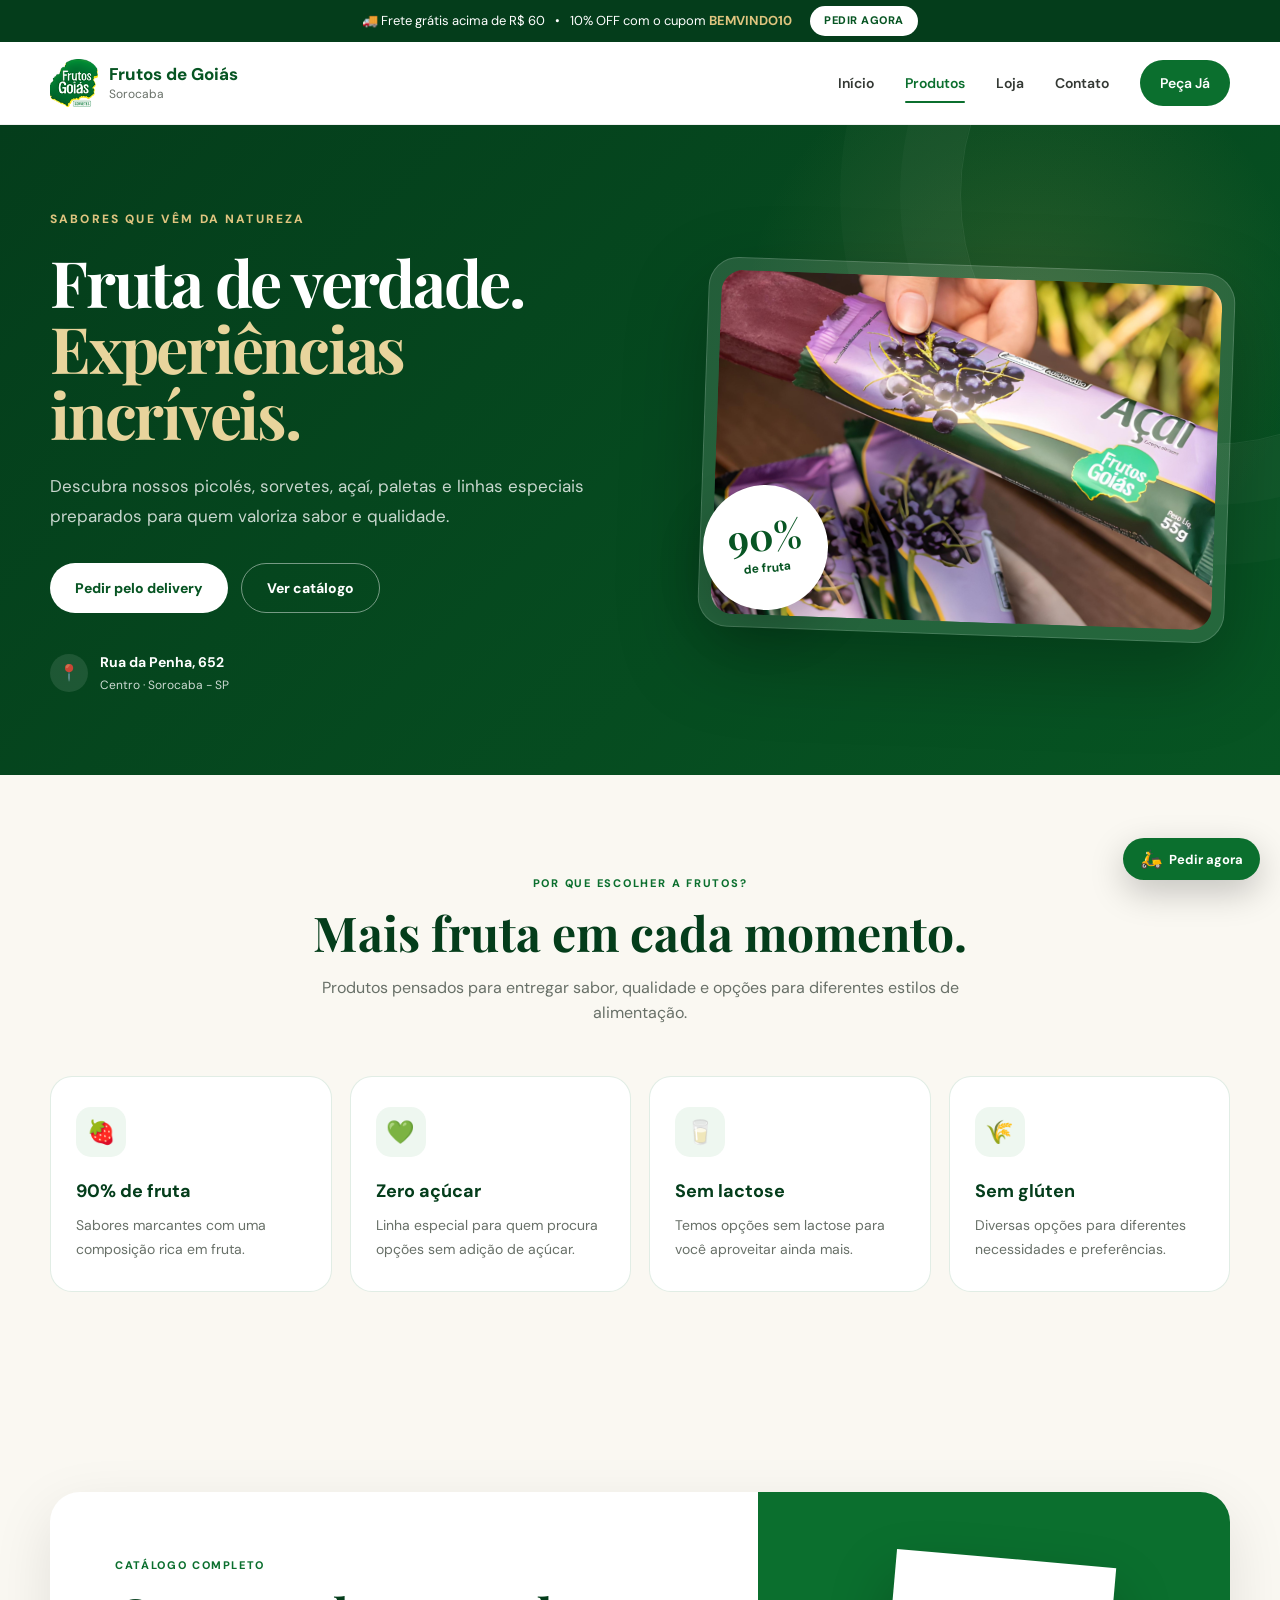
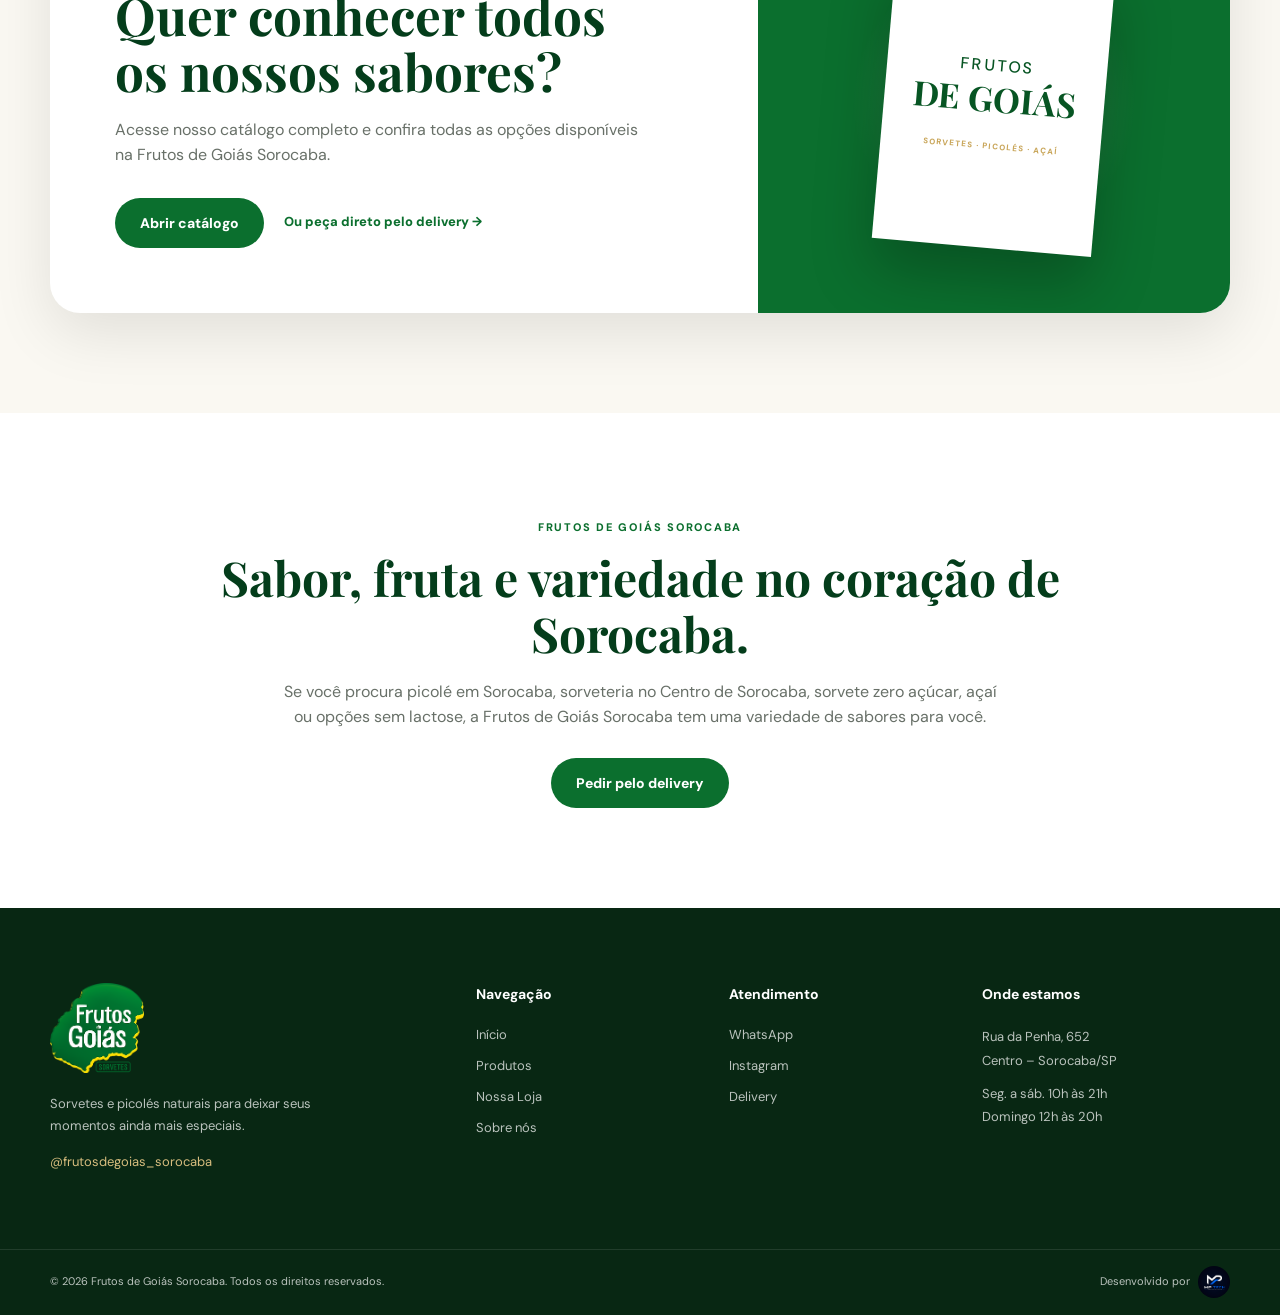
<file: produtos.html>
<!doctype html>
<html lang="pt-BR">

<head>
    <meta charset="utf-8">
    <meta name="viewport" content="width=device-width, initial-scale=1">

    <title>Produtos | Frutos de Goiás Sorocaba</title>

    <meta name="description"
        content="Conheça os produtos da Frutos de Goiás Sorocaba: picolés, sorvetes, açaí, linha zero açúcar, paletas e sabores especiais. Rua da Penha, 652 - Centro.">

    <meta name="robots" content="index, follow">
    <link rel="canonical" href="produtos.html">

    <meta property="og:title" content="Produtos | Frutos de Goiás Sorocaba">
    <meta property="og:description"
        content="Picolés, sorvetes, açaí, zero açúcar, paletas e muito mais. Confira nosso catálogo.">
    <meta property="og:type" content="website">

    <link rel="icon" type="image/png" href="img/favicon.png">

    <link rel="preconnect" href="https://fonts.googleapis.com">
    <link rel="preconnect" href="https://fonts.gstatic.com" crossorigin>
    <link
        href="https://fonts.googleapis.com/css2?family=DM+Sans:wght@400;500;600;700;800&family=Playfair+Display:wght@600;700&display=swap"
        rel="stylesheet">

    <link rel="stylesheet" href="css/produtos.css">

    <!-- Google tag -->
    <script async src="https://www.googletagmanager.com/gtag/js?id=AW-18291833181"></script>

    <script>
        window.dataLayer = window.dataLayer || [];

        function gtag() {
            dataLayer.push(arguments);
        }

        gtag('js', new Date());
        gtag('config', 'AW-18291833181');
    </script>

</head>

<body>

    <!-- =========================
         PROMOÇÃO
    ========================== -->

    <div class="produtos-promo">

        <div class="container produtos-promo__inner">

            <span>
                🚚 Frete grátis acima de R$ 60
            </span>

            <span class="promo-separator">•</span>

            <span>
                10% OFF com o cupom <strong>BEMVINDO10</strong>
            </span>

            <a href="https://cardapio.datacaixa.com.br/frutos" target="_blank" rel="noopener">
                PEDIR AGORA
            </a>

        </div>

    </div>


    <!-- =========================
         HEADER
    ========================== -->

    <header class="produtos-header">

        <div class="container produtos-header__inner">

            <a href="index.html#inicio" class="produtos-brand">

                <img src="img/favicon.png" alt="Frutos de Goiás">

                <div>
                    <strong>Frutos de Goiás</strong>
                    <span>Sorocaba</span>
                </div>

            </a>


            <nav class="produtos-nav">

                <a href="index.html#inicio">
                    Início
                </a>

                <a href="produtos.html" class="active">
                    Produtos
                </a>

                <a href="loja.html">
                    Loja
                </a>

                <a href="https://wa.me/5515991764745" target="_blank" rel="noopener">
                    Contato
                </a>

                <a href="https://cardapio.datacaixa.com.br/frutos"
                    class="nav-order"
                    target="_blank"
                    rel="noopener">
                    Peça Já
                </a>

            </nav>


            <button
                class="produtos-menu-button"
                type="button"
                aria-label="Abrir menu"
                aria-expanded="false">

                <span></span>
                <span></span>
                <span></span>

            </button>

        </div>


        <div class="produtos-mobile-menu">

            <a href="index.html#inicio">
                Início
            </a>

            <a href="produtos.html">
                Produtos
            </a>

            <a href="loja.html">
                Loja
            </a>

            <a href="https://wa.me/5515991764745" target="_blank" rel="noopener">
                Contato
            </a>

            <a
                href="https://cardapio.datacaixa.com.br/frutos"
                class="mobile-order"
                target="_blank"
                rel="noopener">

                Pedir agora

            </a>

        </div>

    </header>


    <main>


        <!-- =========================
             HERO
        ========================== -->

        <section class="produtos-hero">

            <div class="produtos-hero__glow"></div>

            <div class="container produtos-hero__grid">

                <div class="produtos-hero__content">

                    <span class="produtos-eyebrow">
                        SABORES QUE VÊM DA NATUREZA
                    </span>

                    <h1>
                        Fruta de verdade.
                        <strong>Experiências incríveis.</strong>
                    </h1>

                    <p>
                        Descubra nossos picolés, sorvetes, açaí,
                        paletas e linhas especiais preparados para
                        quem valoriza sabor e qualidade.
                    </p>

                    <div class="produtos-hero__buttons">

                        <a
                            href="https://cardapio.datacaixa.com.br/frutos"
                            class="btn btn-light"
                            target="_blank"
                            rel="noopener">

                            Pedir pelo delivery

                        </a>

                        <a href="#catalogo" class="btn btn-outline-light">
                            Ver catálogo
                        </a>

                    </div>

                    <div class="produtos-hero__address">

                        <span>📍</span>

                        <div>
                            <strong>Rua da Penha, 652</strong>
                            <small>Centro · Sorocaba - SP</small>
                        </div>

                    </div>

                </div>


               <div class="produtos-hero__visual">

    <div class="hero-image-card">

        <img
            src="img/picolés.png"
            alt="Frutos de Goiás Sorocaba">

    </div>

    <div class="hero-floating-card">

        <strong>90%</strong>
        <span>de fruta</span>

    </div>

</div>

            </div>

        </section>


        <!-- =========================
             DIFERENCIAIS
        ========================== -->

        <section class="produtos-diferenciais">

            <div class="container">

                <div class="section-heading">

                    <span>POR QUE ESCOLHER A FRUTOS?</span>

                    <h2>
                        Mais fruta em cada momento.
                    </h2>

                    <p>
                        Produtos pensados para entregar sabor,
                        qualidade e opções para diferentes estilos
                        de alimentação.
                    </p>

                </div>


                <div class="diferenciais-grid">

                    <article class="diferencial-card">

                        <div class="diferencial-icon">
                            🍓
                        </div>

                        <h3>
                            90% de fruta
                        </h3>

                        <p>
                            Sabores marcantes com uma composição
                            rica em fruta.
                        </p>

                    </article>


                    <article class="diferencial-card">

                        <div class="diferencial-icon">
                            💚
                        </div>

                        <h3>
                            Zero açúcar
                        </h3>

                        <p>
                            Linha especial para quem procura
                            opções sem adição de açúcar.
                        </p>

                    </article>


                    <article class="diferencial-card">

                        <div class="diferencial-icon">
                            🥛
                        </div>

                        <h3>
                            Sem lactose
                        </h3>

                        <p>
                            Temos opções sem lactose para você
                            aproveitar ainda mais.
                        </p>

                    </article>


                    <article class="diferencial-card">

                        <div class="diferencial-icon">
                            🌾
                        </div>

                        <h3>
                            Sem glúten
                        </h3>

                        <p>
                            Diversas opções para diferentes
                            necessidades e preferências.
                        </p>

                    </article>

                </div>

            </div>

        </section>


        


        <!-- =========================
             CATÁLOGO PDF
        ========================== -->

        <section class="catalogo-section" id="catalogo">

            <div class="container">

                <div class="catalogo-card">

                    <div class="catalogo-content">

                        <span>
                            CATÁLOGO COMPLETO
                        </span>

                        <h2>
                            Quer conhecer todos
                            os nossos sabores?
                        </h2>

                        <p>
                            Acesse nosso catálogo completo e confira
                            todas as opções disponíveis na Frutos
                            de Goiás Sorocaba.
                        </p>

                        <div class="catalogo-buttons">

                            <a
                                href="arquivos/catalogo-frutos-de-goias-sorocaba.pdf"
                                class="btn btn-green"
                                target="_blank"
                                rel="noopener">

                                Abrir catálogo

                            </a>

                            <a
                                href="https://cardapio.datacaixa.com.br/frutos"
                                class="catalogo-link"
                                target="_blank"
                                rel="noopener">

                                Ou peça direto pelo delivery →

                            </a>

                        </div>

                    </div>


                    <div class="catalogo-visual">

                        <div class="catalogo-paper">

                            <span>
                                FRUTOS
                            </span>

                            <strong>
                                DE GOIÁS
                            </strong>

                            <small>
                                SORVETES · PICOLÉS · AÇAÍ
                            </small>

                        </div>

                    </div>

                </div>

            </div>

        </section>


        <!-- =========================
             SEO / TEXTO
        ========================== -->

        <section class="produtos-seo">

            <div class="container produtos-seo__inner">

                <span>
                    FRUTOS DE GOIÁS SOROCABA
                </span>

                <h2>
                    Sabor, fruta e variedade
                    no coração de Sorocaba.
                </h2>

                <p>
                    Se você procura picolé em Sorocaba, sorveteria
                    no Centro de Sorocaba, sorvete zero açúcar,
                    açaí ou opções sem lactose, a Frutos de Goiás
                    Sorocaba tem uma variedade de sabores para você.
                </p>

                <a
                    href="https://cardapio.datacaixa.com.br/frutos"
                    class="btn btn-green"
                    target="_blank"
                    rel="noopener">

                    Pedir pelo delivery

                </a>

            </div>

        </section>


        <!-- =========================
       FOOTER
  ========================== -->
  <footer class="footer">

    <div class="container footer-grid">

      <div class="footer-brand">

        <img src="img/LOGO FRUTOS DE GOIAS(1).png" alt="Frutos de Goiás">

        <p>
          Sorvetes e picolés naturais para deixar
          seus momentos ainda mais especiais.
        </p>

        <a href="https://www.instagram.com/frutosdegoias_sorocaba/" target="_blank" rel="noopener">
          @frutosdegoias_sorocaba
        </a>

      </div>


      <div class="footer-column">

        <h3>Navegação</h3>

        <a href="index.html">Início</a>
        <a href="produtos.html">Produtos</a>
        <a href="loja.html">Nossa Loja</a>
        <a href="#diferenciais">Sobre nós</a>

      </div>


      <div class="footer-column">

        <h3>Atendimento</h3>

        <a href="https://wa.me/5515991764745" target="_blank" rel="noopener">
          WhatsApp
        </a>

        <a href="https://www.instagram.com/frutosdegoias_sorocaba/" target="_blank" rel="noopener">
          Instagram
        </a>

        <a href="https://cardapio.datacaixa.com.br/frutos" target="_blank" rel="noopener"
          onclick="trackDeliveryClick()">
          Delivery
        </a>

        

      </div>


      <div class="footer-column footer-location">

        <h3>Onde estamos</h3>

        <p>
          Rua da Penha, 652<br>
          Centro – Sorocaba/SP
        </p>

        <p>
          Seg. a sáb. 10h às 21h<br>
          Domingo 12h às 20h
        </p>

      </div>

    </div>


    <div class="footer-bottom">

      <div class="container footer-bottom__inner">

        <span>
          © 2026 Frutos de Goiás Sorocaba. Todos os direitos reservados.
        </span>

        <a href="https://mptech.com.br" target="_blank" rel="noopener" class="footer-mptech">
          <span>Desenvolvido por</span>
          <img src="img/mptech.jpeg" alt="MP Tech">
        </a>

      </div>

    </div>

  </footer>


        <!-- BOTÃO FLUTUANTE DELIVERY -->
  <a href="https://cardapio.datacaixa.com.br/frutos" target="_blank" rel="noopener" class="floating-delivery"
    aria-label="Pedir pelo delivery" onclick="trackDeliveryClick()">
    <span>🛵</span>
    <strong>Pedir agora</strong>
  </a>

    </main>


    <script src="javascript/produtos.js"></script>

</body>

</html>
</file>
<file: css/style.css>
/* =========================================================
   FRUTOS DE GOIÁS SOROCABA
   NOVA VERSÃO — PREMIUM / MODERNA
========================================================= */

:root {
  --green: #0b6f2e;
  --green-dark: #075523;
  --green-deep: #043d1b;
  --green-light: #eaf4ed;

  --cream: #f8f6ef;
  --cream-dark: #eeeadd;

  --white: #ffffff;
  --black: #101510;
  --gray: #6d746e;
  --gray-light: #e9ece8;

  --gold: #b99a5a;

  --container: 1180px;

  --radius-sm: 10px;
  --radius: 18px;
  --radius-lg: 28px;

  --shadow: 0 15px 50px rgba(0, 0, 0, .08);
  --shadow-hover: 0 25px 70px rgba(0, 0, 0, .13);

  --transition: .35s ease;
}


/* =========================================================
   RESET
========================================================= */

* {
  margin: 0;
  padding: 0;
  box-sizing: border-box;
}

html {
  scroll-behavior: smooth;
  overflow-x: hidden;
}

body {
  font-family: "DM Sans", Arial, sans-serif;
  color: var(--black);
  background: var(--white);
  line-height: 1.6;
  overflow-x: hidden;
}

img {
  display: block;
  max-width: 100%;
}

a {
  color: inherit;
  text-decoration: none;
}

button {
  font: inherit;
}

.container {
  width: min(var(--container), calc(100% - 48px));
  margin: 0 auto;
}


/* =========================================================
   PROMO BAR
========================================================= */

.promo-bar {
  background: var(--green-dark);
  color: var(--white);
  font-size: 13px;
}

.promo-bar__content {
  min-height: 42px;
  display: flex;
  align-items: center;
  justify-content: center;
  gap: 13px;
}

.promo-separator {
  opacity: .45;
}

.promo-code {
  background: rgba(255, 255, 255, .12);
  padding: 4px 10px;
  border-radius: 50px;
}

.promo-link {
  margin-left: 10px;
  padding: 6px 15px;
  background: var(--white);
  color: var(--green-dark);
  border-radius: 50px;
  font-weight: 700;
  transition: var(--transition);
}

.promo-link:hover {
  transform: translateY(-2px);
}


/* =========================================================
   HEADER
========================================================= */

.header {
  position: sticky;
  top: 0;
  z-index: 1000;
  background: rgba(255, 255, 255, .96);
  backdrop-filter: blur(16px);
  border-bottom: 1px solid rgba(11, 111, 46, .08);
}

.header__inner {
  min-height: 82px;
  display: flex;
  align-items: center;
  justify-content: space-between;
}

.brand {
  display: flex;
  align-items: center;
  gap: 12px;
}

.brand img {
  width: 52px;
  height: 52px;
  object-fit: contain;
}

.brand__text {
  display: flex;
  flex-direction: column;
  line-height: 1.05;
}

.brand__text strong {
  color: var(--green-dark);
  font-size: 17px;
  font-weight: 700;
}

.brand__text span {
  color: var(--gray);
  font-size: 12px;
  margin-top: 4px;
  letter-spacing: .08em;
  text-transform: uppercase;
}

.desktop-nav {
  display: flex;
  align-items: center;
  gap: 28px;
}

.desktop-nav>a {
  position: relative;
  color: #343a35;
  font-size: 14px;
  font-weight: 600;
  transition: var(--transition);
}

.desktop-nav>a:not(.nav-cta)::after {
  content: "";
  position: absolute;
  left: 0;
  bottom: -7px;
  width: 0;
  height: 2px;
  background: var(--green);
  transition: var(--transition);
}

.desktop-nav>a:hover,
.desktop-nav>a.active {
  color: var(--green);
}

.desktop-nav>a:hover::after,
.desktop-nav>a.active::after {
  width: 100%;
}

.nav-cta {
  background: var(--green);
  color: var(--white) !important;
  padding: 12px 21px;
  border-radius: 50px;
}

.nav-cta:hover {
  background: var(--green-dark);
  transform: translateY(-2px);
}

.nav-toggle {
  display: none;
  width: 44px;
  height: 44px;
  border: 0;
  background: transparent;
  cursor: pointer;
  flex-direction: column;
  justify-content: center;
  align-items: center;
  gap: 5px;
}

.nav-toggle span {
  width: 24px;
  height: 2px;
  background: var(--green-dark);
  transition: var(--transition);
}

.mobile-nav {
  display: none;
}


/* =========================================================
   HERO
========================================================= */

.hero {
  position: relative;
  height: min(720px, calc(100vh - 124px));
  min-height: 590px;
  overflow: hidden;
  background: var(--green-dark);
}

.hero__slides {
  height: 100%;
  position: relative;
}

.hero-slide {
  position: absolute;
  inset: 0;
  opacity: 0;
  visibility: hidden;
  transition: opacity .7s ease, visibility .7s ease;
}

.hero-slide.active {
  opacity: 1;
  visibility: visible;
}

.hero-slide__background {
  position: absolute;
  inset: 0;
  background-position: center;
  background-size: cover;
  background-repeat: no-repeat;
  transform: scale(1.02);
}

.hero-slide.active .hero-slide__background {
  animation: heroZoom 7s ease forwards;
}

@keyframes heroZoom {
  from {
    transform: scale(1.04);
  }

  to {
    transform: scale(1);
  }
}

.hero-bg-main {
  background-image: url("../img/delivery.png");
}

.hero-bg-zero {
  background-image: url("../img/zeroaçucarmassa.png");
}

.hero-bg-caramelo {
  background-image: url("../img/caramelo.jpeg");
}

.hero-bg-protein {
  background-image: url("../img/capaq_edited.png");
}

.hero-slide__overlay {
  position: absolute;
  inset: 0;
  background:
    linear-gradient(90deg,
      rgba(0, 0, 0, .72) 0%,
      rgba(0, 0, 0, .47) 43%,
      rgba(0, 0, 0, .08) 100%);
}

.hero-slide__content {
  position: relative;
  z-index: 2;
  height: 100%;
  display: flex;
  align-items: center;
}

.hero-copy {
  width: min(610px, 60%);
  color: var(--white);
}

.eyebrow {
  display: inline-block;
  margin-bottom: 17px;
  color: var(--gold);
  font-size: 12px;
  font-weight: 700;
  letter-spacing: .18em;
  text-transform: uppercase;
}

.hero-copy h1,
.hero-copy h2 {
  font-family: "Playfair Display", Georgia, serif;
  font-size: clamp(52px, 6vw, 82px);
  line-height: 1.02;
  font-weight: 600;
  letter-spacing: -.035em;
}

.hero-copy h2 {
  font-size: clamp(46px, 5vw, 70px);
}

.hero-copy em,
.section-heading em,
.about-content em,
.delivery-section em,
.store-content em,
.mobile-hero h1 em {
  color: #d4b979;
  font-style: normal;
}

.hero-copy p {
  max-width: 540px;
  margin-top: 25px;
  color: rgba(255, 255, 255, .86);
  font-size: 18px;
  line-height: 1.7;
}

.hero-buttons {
  display: flex;
  gap: 12px;
  margin-top: 32px;
}

.btn {
  min-height: 52px;
  padding: 0 25px;
  display: inline-flex;
  align-items: center;
  justify-content: center;
  border-radius: 50px;
  font-size: 14px;
  font-weight: 700;
  transition: var(--transition);
  cursor: pointer;
}

.btn--primary {
  background: var(--green);
  color: var(--white);
  box-shadow: 0 12px 30px rgba(11, 111, 46, .25);
}

.btn--primary:hover {
  background: #0a8336;
  transform: translateY(-3px);
  box-shadow: 0 17px 35px rgba(11, 111, 46, .35);
}

.btn--outline {
  color: var(--white);
  border: 1px solid rgba(255, 255, 255, .5);
}

.btn--outline:hover {
  background: var(--white);
  color: var(--green-dark);
}

.hero-info {
  display: flex;
  gap: 22px;
  margin-top: 30px;
  font-size: 12px;
  color: rgba(255, 255, 255, .75);
  flex-wrap: wrap;
}

.slider-arrow {
  position: absolute;
  z-index: 5;
  top: 50%;
  transform: translateY(-50%);
  width: 48px;
  height: 48px;
  border-radius: 50%;
  border: 1px solid rgba(255, 255, 255, .35);
  background: rgba(255, 255, 255, .08);
  color: var(--white);
  font-size: 32px;
  line-height: 1;
  cursor: pointer;
  transition: var(--transition);
  backdrop-filter: blur(10px);
}

.slider-arrow:hover {
  background: var(--white);
  color: var(--green-dark);
}

.slider-arrow--prev {
  left: 25px;
}

.slider-arrow--next {
  right: 25px;
}

.slider-dots {
  position: absolute;
  z-index: 6;
  left: 50%;
  bottom: 28px;
  transform: translateX(-50%);
  display: flex;
  gap: 7px;
}

.slider-dot {
  width: 8px;
  height: 8px;
  padding: 0;
  border: 0;
  border-radius: 50%;
  background: rgba(255, 255, 255, .4);
  cursor: pointer;
  transition: var(--transition);
}

.slider-dot.active {
  width: 26px;
  border-radius: 10px;
  background: var(--white);
}


/* =========================================================
   MOBILE HERO
========================================================= */

.mobile-hero {
  display: none;
}


/* =========================================================
   SECTION HEADINGS
========================================================= */

.section-heading {
  max-width: 700px;
  margin: 0 auto 55px;
  text-align: center;
}

.section-heading--light {
  color: var(--white);
}

.section-heading h2 {
  font-family: "Playfair Display", Georgia, serif;
  font-size: clamp(42px, 5vw, 62px);
  line-height: 1.05;
  font-weight: 600;
}

.section-heading p {
  max-width: 570px;
  margin: 20px auto 0;
  font-size: 16px;
  line-height: 1.7;
  opacity: .75;
}


/* =========================================================
   PRODUTOS
========================================================= */

.products-section {
  padding: 110px 0;
  background:
    radial-gradient(circle at 10% 20%, rgba(255, 255, 255, .07), transparent 30%),
    var(--green-dark);
}

.product-grid {
  display: grid;
  grid-template-columns: repeat(3, 1fr);
  gap: 20px;
}

.product-card {
  position: relative;
  min-height: 420px;
  overflow: hidden;
  border-radius: var(--radius-lg);
  background: #f7f8f3;
  transition: var(--transition);
}

.product-card:hover {
  transform: translateY(-8px);
  box-shadow: var(--shadow-hover);
}

.product-card__image {
  height: 250px;
  display: flex;
  align-items: center;
  justify-content: center;
  padding: 25px;
  background: linear-gradient(145deg, #ffffff, #edf1e8);
  overflow: hidden;
}

.product-card__image img {
  height: 100%;
  width: 100%;
  object-fit: contain;
  transition: .5s ease;
}

.product-card:hover .product-card__image img {
  transform: scale(1.07);
}

.product-card__content {
  position: relative;
  padding: 23px 25px 27px;
}

.product-card__content>span {
  position: absolute;
  right: 24px;
  top: 22px;
  color: var(--green);
  font-size: 12px;
  font-weight: 700;
}

.product-card h3 {
  color: var(--green-dark);
  font-family: "Playfair Display", Georgia, serif;
  font-size: 29px;
  font-weight: 600;
}

.product-card p {
  margin: 5px 0 15px;
  color: var(--gray);
  font-size: 13px;
}

.product-card b {
  color: var(--green);
  font-size: 13px;
}

.section-action {
  margin-top: 45px;
  text-align: center;
}

.btn--light {
  background: var(--white);
  color: var(--green-dark);
}

.btn--light:hover {
  transform: translateY(-3px);
  box-shadow: var(--shadow);
}


/* =========================================================
   SOBRE / DIFERENCIAIS
========================================================= */

.about-section {
  padding: 120px 0;
  background: var(--cream);
}

.about-grid {
  display: grid;
  grid-template-columns: .95fr 1.05fr;
  gap: 90px;
  align-items: center;
}

.about-image {
  position: relative;
  padding: 20px 20px 0 0;
}

.about-image__frame {
  position: absolute;
  inset: 0 0 20px 20px;
  border: 1px solid rgba(11, 111, 46, .25);
  border-radius: var(--radius-lg);
}

.about-image img {
  position: relative;
  z-index: 2;
  width: 100%;
  min-height: 500px;
  object-fit: cover;
  border-radius: var(--radius-lg);
  box-shadow: var(--shadow);
}

.about-content .eyebrow {
  color: var(--green);
}

.about-content h2 {
  max-width: 600px;
  font-family: "Playfair Display", Georgia, serif;
  font-size: clamp(42px, 5vw, 63px);
  line-height: 1.05;
  font-weight: 600;
  color: var(--green-dark);
}

.about-content h2 em {
  color: var(--green);
}

.about-lead {
  margin-top: 25px;
  font-size: 18px !important;
  color: #303831 !important;
}

.about-content>p {
  max-width: 620px;
  margin-top: 18px;
  color: var(--gray);
}

.about-features {
  display: grid;
  gap: 20px;
  margin-top: 35px;
}

.about-feature {
  display: flex;
  gap: 15px;
  align-items: flex-start;
}

.about-feature__icon {
  width: 44px;
  height: 44px;
  flex: 0 0 44px;
  display: flex;
  align-items: center;
  justify-content: center;
  border-radius: 50%;
  background: var(--green-light);
  color: var(--green);
}

.about-feature h3 {
  color: var(--green-dark);
  font-size: 15px;
}

.about-feature p {
  margin-top: 3px;
  color: var(--gray);
  font-size: 13px;
}


/* =========================================================
   DELIVERY
========================================================= */

.delivery-section {
  position: relative;
  min-height: 550px;
  display: flex;
  align-items: center;
  overflow: hidden;
  background: var(--green-deep);
  color: var(--white);
}

.delivery-section__background {
  position: absolute;
  inset: 0;
  background:
    linear-gradient(90deg, rgba(4, 61, 27, .98), rgba(4, 61, 27, .76)),
    url("../img/delivery.png") center/cover;
}

.delivery-section__content {
  position: relative;
  z-index: 2;
  text-align: center;
}

.delivery-section h2 {
  max-width: 780px;
  margin: 0 auto;
  font-family: "Playfair Display", Georgia, serif;
  font-size: clamp(45px, 6vw, 75px);
  line-height: 1.05;
}

.delivery-section p {
  max-width: 570px;
  margin: 22px auto;
  color: rgba(255, 255, 255, .75);
  font-size: 17px;
}

.delivery-offer {
  width: fit-content;
  margin: 30px auto;
  padding: 11px 20px;
  display: flex;
  align-items: center;
  gap: 10px;
  border: 1px solid rgba(255, 255, 255, .2);
  border-radius: 50px;
  background: rgba(255, 255, 255, .08);
}

.delivery-offer strong {
  color: #d7bd7e;
}

.btn--white {
  background: var(--white);
  color: var(--green-dark);
}

.btn--white:hover {
  transform: translateY(-3px);
  box-shadow: 0 15px 35px rgba(0, 0, 0, .2);
}


/* =========================================================
   LOJA
========================================================= */

.store-section {
  padding: 110px 0;
  background: var(--white);
}

.store-grid {
  display: grid;
  grid-template-columns: 1fr 1fr;
  gap: 80px;
  align-items: center;
}

.store-content .eyebrow {
  color: var(--green);
}

.store-content h2 {
  font-family: "Playfair Display", Georgia, serif;
  color: var(--green-dark);
  font-size: clamp(42px, 5vw, 62px);
  line-height: 1.05;
}

.store-content>p {
  max-width: 550px;
  margin-top: 23px;
  color: var(--gray);
}

.store-address {
  display: flex;
  align-items: flex-start;
  gap: 14px;
  margin-top: 30px;
}

.store-address__icon {
  width: 44px;
  height: 44px;
  flex: 0 0 44px;
  display: flex;
  align-items: center;
  justify-content: center;
  border-radius: 50%;
  background: var(--green-light);
  color: var(--green);
  font-size: 22px;
}

.store-address strong {
  color: var(--green-dark);
  font-size: 15px;
}

.store-address p {
  margin-top: 3px;
  color: var(--gray);
  font-size: 14px;
}

.store-hours {
  display: flex;
  gap: 35px;
  margin: 25px 0 30px;
}

.store-hours div {
  display: flex;
  flex-direction: column;
}

.store-hours strong {
  color: var(--green-dark);
  font-size: 13px;
}

.store-hours span {
  color: var(--gray);
  font-size: 13px;
}

.btn--green {
  background: var(--green);
  color: var(--white);
}

.btn--green:hover {
  background: var(--green-dark);
  transform: translateY(-3px);
}

.store-image {
  position: relative;
}

.store-image::before {
  content: "";
  position: absolute;
  inset: 20px -20px -20px 20px;
  border-radius: var(--radius-lg);
  border: 1px solid rgba(11, 111, 46, .2);
}

.store-image img {
  position: relative;
  z-index: 2;
  width: 100%;
  min-height: 500px;
  object-fit: cover;
  border-radius: var(--radius-lg);
  box-shadow: var(--shadow);
}


/* =========================================================
   FOOTER
========================================================= */

.footer {
  background: #082713;
  color: rgba(255, 255, 255, .72);
}

.footer-grid {
  display: grid;
  grid-template-columns: 1.5fr .8fr .8fr 1fr;
  gap: 55px;
  padding: 75px 0;
}

.footer-brand img {
  width: 190px;
  height: auto;
  max-height: 90px;
  object-fit: contain;
  object-position: left center;
  margin-bottom: 20px;
}

.footer-brand p {
  max-width: 320px;
  font-size: 13px;
  line-height: 1.7;
}

.footer-brand>a {
  display: inline-block;
  margin-top: 15px;
  color: #d7bd7e;
  font-size: 13px;
}

.footer-column {
  display: flex;
  flex-direction: column;
  gap: 10px;
}

.footer-column h3 {
  margin-bottom: 10px;
  color: var(--white);
  font-size: 14px;
}

.footer-column a {
  width: fit-content;
  font-size: 13px;
  transition: var(--transition);
}

.footer-column a:hover {
  color: #d7bd7e;
}

.footer-column p {
  font-size: 13px;
  line-height: 1.8;
}

.footer-bottom {
  border-top: 1px solid rgba(255, 255, 255, .1);
}

.footer-bottom__inner {
  min-height: 65px;
  display: flex;
  align-items: center;
  justify-content: space-between;
  gap: 20px;
  font-size: 11px;
}


/* =========================================================
   BOTÃO FLUTUANTE
========================================================= */

.floating-delivery {
  position: fixed;
  right: 22px;
  bottom: 22px;
  z-index: 900;
  display: flex;
  align-items: center;
  gap: 8px;
  padding: 13px 19px;
  background: var(--green);
  color: var(--white);
  border-radius: 50px;
  box-shadow: 0 12px 35px rgba(0, 0, 0, .22);
  font-size: 13px;
  transition: var(--transition);
}

.floating-delivery:hover {
  background: var(--green-dark);
  transform: translateY(-3px);
}

.floating-delivery span {
  font-size: 18px;
}


/* =========================================================
   ANIMAÇÕES
========================================================= */

@keyframes fadeUp {
  from {
    opacity: 0;
    transform: translateY(20px);
  }

  to {
    opacity: 1;
    transform: translateY(0);
  }
}

.hero-slide.active .hero-copy {
  animation: fadeUp .8s ease both;
}


/* =========================================================
   TABLET
========================================================= */

@media (max-width: 1000px) {

  .desktop-nav {
    gap: 17px;
  }

  .desktop-nav>a {
    font-size: 12px;
  }

  .hero-copy {
    width: 65%;
  }

  .product-grid {
    grid-template-columns: repeat(2, 1fr);
  }

  .about-grid,
  .store-grid {
    gap: 45px;
  }

  .footer-grid {
    grid-template-columns: repeat(2, 1fr);
  }
}


/* =========================================================
   MOBILE
========================================================= */

@media (max-width: 768px) {

  .container {
    width: min(100% - 34px, 600px);
  }


  /* PROMO */

.promo-bar {
  display: block;
}

.promo-bar__content {
  min-height: 48px;
  padding: 7px 10px;
  display: flex;
  align-items: center;
  justify-content: center;
  flex-wrap: wrap;
  gap: 3px 6px;
  line-height: 1.2;
  font-size: 10px;
  text-align: center;
}

.promo-bar .promo-separator {
  display: none;
}

.promo-link {
  display: inline-flex;
  align-items: center;
  justify-content: center;
  margin-left: 3px;
  padding: 5px 9px;
  font-size: 9px;
  line-height: 1;
}


  /* HEADER */

  .header__inner {
    min-height: 70px;
  }

  .brand img {
    width: 44px;
    height: 44px;
  }

  .brand__text strong {
    font-size: 15px;
  }

  .brand__text span {
    font-size: 10px;
  }

  .desktop-nav {
    display: none;
  }

  .nav-toggle {
    display: flex;
  }

  .mobile-nav {
    position: absolute;
    top: 70px;
    left: 0;
    right: 0;
    padding: 12px 17px 18px;
    background: rgba(255, 255, 255, .98);
    border-top: 1px solid rgba(0, 0, 0, .05);
    box-shadow: 0 20px 35px rgba(0, 0, 0, .08);
  }

  .mobile-nav.open {
    display: flex;
    flex-direction: column;
  }

  .mobile-nav>a {
    padding: 13px 5px;
    border-bottom: 1px solid rgba(0, 0, 0, .06);
    color: var(--green-dark);
    font-size: 14px;
    font-weight: 600;
  }

  .mobile-nav__cta {
    margin-top: 12px;
    padding: 15px !important;
    border: 0 !important;
    border-radius: 50px;
    background: var(--green);
    color: var(--white) !important;
    text-align: center;
  }


  /* DESKTOP HERO OFF */

  .hero {
    display: none;
  }


  /* MOBILE HERO */

  .mobile-hero {
    display: block;
    background: var(--cream);
  }

  .mobile-hero__image {
    width: 100%;
    background: var(--green-light);
    overflow: hidden;
  }

  .mobile-hero__image img {
    width: 100%;
    height: auto;
    display: block;
  }

  .mobile-hero__content {
    padding: 36px 17px 45px;
  }

  .mobile-hero .eyebrow {
    color: var(--green);
    font-size: 10px;
    margin-bottom: 12px;
  }

  .mobile-hero h1 {
    max-width: 390px;
    color: var(--green-dark);
    font-family: "Playfair Display", Georgia, serif;
    font-size: 43px;
    line-height: 1.02;
  }

  .mobile-hero h1 em {
    color: var(--green);
  }

  .mobile-hero>.mobile-hero__content>p {
    margin-top: 15px;
    color: var(--gray);
    font-size: 15px;
  }


  /* CUPOM MOBILE */

  .mobile-offer {
    position: relative;
    margin-top: 27px;
    padding: 24px;
    overflow: hidden;
    border-radius: 22px;
    background: var(--green-dark);
    color: var(--white);
    box-shadow: 0 18px 40px rgba(4, 61, 27, .18);
  }

  .mobile-offer::after {
    content: "";
    position: absolute;
    width: 140px;
    height: 140px;
    right: -60px;
    top: -60px;
    border-radius: 50%;
    background: rgba(255, 255, 255, .06);
  }

  .mobile-offer__top {
    display: flex;
    align-items: center;
    justify-content: space-between;
    gap: 10px;
  }

  .mobile-offer__tag {
    color: #cdb576;
    font-size: 9px;
    font-weight: 700;
    letter-spacing: .12em;
  }

  .mobile-offer__discount {
    padding: 5px 10px;
    border-radius: 30px;
    background: rgba(255, 255, 255, .12);
    color: var(--white);
    font-size: 12px;
    font-weight: 700;
  }

  .mobile-offer h2 {
    max-width: 300px;
    margin-top: 14px;
    font-family: "Playfair Display", Georgia, serif;
    font-size: 27px;
    line-height: 1.15;
  }

  .mobile-offer p {
    margin-top: 9px;
    color: rgba(255, 255, 255, .7);
    font-size: 13px;
  }

  .mobile-offer p strong {
    color: #d9c182;
  }

  .mobile-offer__coupon {
    width: fit-content;
    margin-top: 18px;
    padding: 8px 13px;
    display: flex;
    align-items: center;
    gap: 10px;
    border: 1px dashed rgba(255, 255, 255, .35);
    border-radius: 8px;
  }

  .mobile-offer__coupon span {
    color: rgba(255, 255, 255, .55);
    font-size: 9px;
    letter-spacing: .12em;
  }

  .mobile-offer__coupon strong {
    color: var(--white);
    font-size: 14px;
    letter-spacing: .12em;
  }

  .mobile-offer__button {
    position: relative;
    z-index: 2;
    width: 100%;
    min-height: 52px;
    margin-top: 20px;
    padding: 0 16px;
    display: flex;
    align-items: center;
    justify-content: space-between;
    border-radius: 50px;
    background: var(--white);
    color: var(--green-dark);
    font-size: 12px;
    font-weight: 800;
  }

  .mobile-offer__button span {
    font-size: 20px;
  }

  .mobile-benefits {
    display: flex;
    flex-wrap: wrap;
    gap: 10px;
    margin-top: 20px;
  }

  .mobile-benefits span {
    padding: 7px 10px;
    border-radius: 50px;
    background: var(--white);
    color: var(--green-dark);
    font-size: 10px;
    box-shadow: 0 5px 15px rgba(0, 0, 0, .04);
  }


  /* PRODUCTS */

  .products-section {
    padding: 75px 0;
  }

  .section-heading {
    margin-bottom: 35px;
  }

  .section-heading .eyebrow {
    font-size: 10px;
  }

  .section-heading h2 {
    font-size: 42px;
  }

  .section-heading p {
    font-size: 14px;
  }

  .product-grid {
    grid-template-columns: 1fr;
    gap: 14px;
  }

  .product-card {
    min-height: auto;
    display: grid;
    grid-template-columns: 125px 1fr;
    border-radius: 17px;
  }

  .product-card__image {
    height: 145px;
    padding: 10px;
  }

  .product-card__content {
    padding: 20px 18px;
  }

  .product-card__content>span {
    right: 17px;
    top: 19px;
    font-size: 10px;
  }

  .product-card h3 {
    font-size: 24px;
  }

  .product-card p {
    max-width: 190px;
    font-size: 11px;
  }

  .product-card b {
    font-size: 11px;
  }


  /* ABOUT */

  .about-section {
    padding: 75px 0;
  }

  .about-grid {
    grid-template-columns: 1fr;
    gap: 50px;
  }

  .about-image {
    padding: 12px 12px 0 0;
  }

  .about-image img {
    min-height: 360px;
  }

  .about-image__frame {
    inset: 0 0 12px 12px;
  }

  .about-content h2 {
    font-size: 43px;
  }

  .about-lead {
    font-size: 16px !important;
  }


  /* DELIVERY */

  .delivery-section {
    min-height: 490px;
  }

  .delivery-section h2 {
    font-size: 45px;
  }

  .delivery-section p {
    font-size: 14px;
  }

  .delivery-offer {
    font-size: 12px;
    gap: 7px;
    padding: 9px 14px;
  }


  /* STORE */

  .store-section {
    padding: 75px 0;
  }

  .store-grid {
    grid-template-columns: 1fr;
    gap: 45px;
  }

  .store-content h2 {
    font-size: 43px;
  }

  .store-hours {
    gap: 25px;
  }

  .store-image img {
    min-height: 340px;
  }


  /* FOOTER */

  .footer-grid {
    grid-template-columns: 1fr 1fr;
    gap: 40px 25px;
    padding: 55px 0;
  }

  .footer-brand {
    grid-column: 1 / -1;
  }

  .footer-brand img {
    width: 160px;
  }

  .footer-bottom__inner {
    min-height: auto;
    padding: 20px 0;
    flex-direction: column;
    align-items: flex-start;
    font-size: 10px;
  }


  /* FLOATING DELIVERY */

  .floating-delivery {
    right: 14px;
    bottom: 14px;
    padding: 12px 17px;
  }

}


/* =========================================================
   MOBILE PEQUENO
========================================================= */

@media (max-width: 390px) {

  .mobile-hero h1 {
    font-size: 38px;
  }

  .mobile-offer {
    padding: 20px;
  }

  .mobile-offer h2 {
    font-size: 24px;
  }

  .product-card {
    grid-template-columns: 105px 1fr;
  }

  .product-card__image {
    height: 135px;
  }

  .store-hours {
    flex-direction: column;
    gap: 12px;
  }

}
.footer-mptech {
  display: inline-flex;
  align-items: center;
  gap: 8px;
  text-decoration: none;
  color: inherit;
  transition: opacity 0.3s ease;
}

.footer-mptech img {
  width: 32px;
  height: 32px;
  object-fit: cover;
  border-radius: 50%;
  display: block;
}

.footer-mptech:hover {
  opacity: 0.75;
}
/* =========================================================
   LOJA.HTML — NOVO VISUAL
========================================================= */

#loja-page {
  overflow: hidden;
}

/* HERO DA LOJA */

.store-hero {
  padding: 90px 0;
  background:
    radial-gradient(circle at 85% 20%, rgba(255,255,255,.08), transparent 30%),
    linear-gradient(135deg, var(--green-deep), var(--green-dark));
  color: #fff;
}

.store-hero__grid {
  display: grid;
  grid-template-columns: 1.2fr .8fr;
  gap: 70px;
  align-items: center;
}

.store-eyebrow,
.section-eyebrow {
  margin: 0 0 14px;
  font-size: 13px;
  font-weight: 700;
  letter-spacing: .14em;
  text-transform: uppercase;
  color: #c9a65a;
}

.section-eyebrow.light {
  color: #d9bd78;
}

.store-title {
  margin: 0;
  max-width: 700px;
  font-family: "Playfair Display", Georgia, serif;
  font-size: clamp(42px, 5vw, 72px);
  line-height: 1;
  letter-spacing: -.03em;
}

.store-title span {
  display: block;
  color: #d9bd78;
}

.store-subtitle {
  margin: 25px 0 14px;
  max-width: 600px;
  font-size: 21px;
  line-height: 1.5;
}

.store-mini {
  max-width: 620px;
  margin: 0;
  color: rgba(255,255,255,.78);
  font-size: 16px;
  line-height: 1.8;
}

.store-hero__actions {
  display: flex;
  gap: 14px;
  margin-top: 32px;
  flex-wrap: wrap;
}


/* CARD DE INFORMAÇÕES */

.store-hero__card {
  padding: 34px;
  border: 1px solid rgba(255,255,255,.15);
  border-radius: 24px;
  background: rgba(255,255,255,.08);
  backdrop-filter: blur(14px);
  box-shadow: 0 25px 70px rgba(0,0,0,.18);
}

.store-info {
  display: flex;
  flex-direction: column;
}

.store-info__item {
  padding: 20px 0;
  border-bottom: 1px solid rgba(255,255,255,.12);
}

.store-info__item:first-child {
  padding-top: 0;
}

.store-info__item:last-child {
  padding-bottom: 0;
  border-bottom: 0;
}

.store-info__label {
  display: block;
  margin-bottom: 8px;
  color: #d9bd78;
  font-size: 11px;
  font-weight: 800;
  letter-spacing: .12em;
  text-transform: uppercase;
}

.store-info__value {
  display: block;
  color: rgba(255,255,255,.9);
  font-size: 15px;
  line-height: 1.6;
}

.store-info__link {
  color: #fff;
  font-size: 15px;
  text-decoration: none;
  transition: color .25s ease;
}

.store-info__link:hover {
  color: #d9bd78;
}


/* TÍTULOS */

.store-h2 {
  margin-bottom: 12px;
}

.store-text {
  max-width: 850px;
  margin: 0 auto;
  text-align: center;
}

.store-text p {
  margin: 0 0 22px;
  color: #555;
  font-size: 17px;
  line-height: 1.8;
}

.store-text strong {
  color: var(--green-dark);
}


/* BADGES */

.store-badges {
  display: grid;
  grid-template-columns: repeat(4, 1fr);
  gap: 14px;
  margin-top: 45px;
}

.store-badge {
  padding: 17px 14px;
  border: 1px solid rgba(11,111,46,.1);
  border-radius: 14px;
  background: #fff;
  color: var(--green-dark);
  font-size: 14px;
  font-weight: 700;
  text-align: center;
  box-shadow: 0 8px 25px rgba(0,0,0,.05);
}


/* GALERIA */

.store-gallery {
  display: grid;
  grid-template-columns: repeat(3, 1fr);
  gap: 18px;
  margin-top: 40px;
}

.store-photo {
  position: relative;
  height: 310px;
  margin: 0;
  overflow: hidden;
  border-radius: 20px;
  background: rgba(255,255,255,.08);
}

.store-photo:first-child {
  grid-column: span 2;
}

.store-photo img {
  width: 100%;
  height: 100%;
  display: block;
  object-fit: cover;
  transition: transform .6s ease;
}

.store-photo:hover img {
  transform: scale(1.05);
}


/* LOCALIZAÇÃO */

.store-location {
  display: grid;
  grid-template-columns: .8fr 1.2fr;
  gap: 45px;
  align-items: stretch;
}

.store-location__text {
  display: flex;
  flex-direction: column;
  justify-content: center;
}

.store-location__addr {
  margin: 0 0 18px;
  color: var(--green-dark);
  font-size: 23px;
  line-height: 1.5;
}

.store-location__seo {
  margin: 0;
  color: #666;
  font-size: 15px;
  line-height: 1.8;
}

.store-cta {
  display: flex;
  flex-wrap: wrap;
  gap: 12px;
  margin-top: 28px;
}

.store-location__map {
  min-height: 390px;
  overflow: hidden;
  border-radius: 22px;
  box-shadow: 0 18px 50px rgba(0,0,0,.12);
}

.store-location__map iframe {
  width: 100%;
  height: 100%;
  min-height: 390px;
  display: block;
  border: 0;
}


/* CTA DELIVERY */

.store-delivery {
  padding: 65px 0;
  background:
    radial-gradient(circle at 80% 50%, rgba(255,255,255,.08), transparent 35%),
    var(--green-dark);
  color: #fff;
}

.store-delivery__inner {
  display: flex;
  align-items: center;
  justify-content: space-between;
  gap: 40px;
}

.store-delivery h2 {
  max-width: 650px;
  margin: 0 0 12px;
  font-family: "Playfair Display", Georgia, serif;
  font-size: clamp(32px, 4vw, 50px);
  line-height: 1.1;
}

.store-delivery p:not(.store-eyebrow) {
  max-width: 600px;
  margin: 0;
  color: rgba(255,255,255,.75);
  line-height: 1.7;
}


/* BOTÕES */

.store-hero .btn,
.store-delivery .btn {
  min-height: 50px;
  display: inline-flex;
  align-items: center;
  justify-content: center;
  padding: 0 24px;
  border-radius: 999px;
  font-weight: 700;
  text-decoration: none;
  transition: transform .25s ease, opacity .25s ease;
}

.store-hero .btn:hover,
.store-delivery .btn:hover {
  transform: translateY(-2px);
}

.store-hero .btn-primary {
  background: #fff;
  color: var(--green-dark);
}

.store-hero .btn-outline {
  border: 1px solid rgba(255,255,255,.5);
  color: #fff;
  background: transparent;
}

.store-hero .btn-outline:hover {
  background: rgba(255,255,255,.1);
}

.store-location .btn {
  min-height: 48px;
  display: inline-flex;
  align-items: center;
  justify-content: center;
  padding: 0 22px;
  border-radius: 999px;
  text-decoration: none;
  font-weight: 700;
}

.store-location .btn-primary {
  background: var(--green-dark);
  color: #fff;
}

.store-location .btn-outline {
  border: 1px solid var(--green-dark);
  color: var(--green-dark);
  background: transparent;
}

.store-delivery .btn-light {
  background: #fff;
  color: var(--green-dark);
  white-space: nowrap;
}


/* MP TECH */

.footer-mptech {
  display: inline-flex;
  align-items: center;
  gap: 8px;
  color: inherit;
  text-decoration: none;
  transition: opacity .3s ease;
}

.footer-mptech img {
  width: 32px;
  height: 32px;
  object-fit: cover;
  display: block;
  border-radius: 50%;
}

.footer-mptech:hover {
  opacity: .7;
}


/* =========================================================
   MOBILE
========================================================= */

@media (max-width: 768px) {

  .store-hero {
    padding: 60px 0;
  }

  .store-hero__grid {
    grid-template-columns: 1fr;
    gap: 35px;
  }

  .store-title {
    font-size: 43px;
  }

  .store-subtitle {
    font-size: 18px;
  }

  .store-mini {
    font-size: 15px;
  }

  .store-hero__actions {
    flex-direction: column;
  }

  .store-hero__actions .btn {
    width: 100%;
  }

  .store-hero__card {
    padding: 25px;
    border-radius: 20px;
  }


  .store-badges {
    grid-template-columns: 1fr 1fr;
  }

  .store-badge {
    font-size: 13px;
  }


  .store-gallery {
    grid-template-columns: 1fr 1fr;
    gap: 10px;
  }

  .store-photo {
    height: 190px;
    border-radius: 14px;
  }

  .store-photo:first-child {
    grid-column: span 2;
    height: 230px;
  }


  .store-location {
    grid-template-columns: 1fr;
    gap: 30px;
  }

  .store-location__map,
  .store-location__map iframe {
    min-height: 320px;
  }


  .store-cta {
    flex-direction: column;
  }

  .store-cta .btn {
    width: 100%;
  }


  .store-delivery {
    padding: 50px 0;
  }

  .store-delivery__inner {
    flex-direction: column;
    align-items: flex-start;
  }

  .store-delivery .btn {
    width: 100%;
  }


  .footer-bottom__inner {
    flex-direction: column;
    gap: 15px;
    text-align: center;
  }

}


/* TELAS MUITO PEQUENAS */

@media (max-width: 480px) {

  .store-title {
    font-size: 37px;
  }

  .store-badges {
    grid-template-columns: 1fr;
  }

  .store-gallery {
    grid-template-columns: 1fr;
  }

  .store-photo:first-child {
    grid-column: auto;
  }

  .store-photo {
    height: 230px;
  }

}

/* =========================================================
   CUPOM — EFEITOS DE DESTAQUE
   ========================================================= */

.mobile-offer {
  position: relative;
  overflow: hidden;
  isolation: isolate;
}

/* Brilho suave passando pelo card */
.mobile-offer::before {
  content: "";
  position: absolute;
  top: 0;
  left: -120%;
  width: 70%;
  height: 100%;
  background: linear-gradient(
    90deg,
    transparent,
    rgba(255, 255, 255, 0.18),
    transparent
  );
  transform: skewX(-20deg);
  animation: offerShine 6s ease-in-out infinite;
  pointer-events: none;
  z-index: -1;
}

@keyframes offerShine {
  0%,
  65% {
    left: -120%;
  }

  80% {
    left: 140%;
  }

  100% {
    left: 140%;
  }
}


/* =========================================================
   SELO 10% OFF
   ========================================================= */

.mobile-offer__discount {
  position: relative;
  animation: discountPulse 2.4s ease-in-out infinite;
  transform-origin: center;
}

@keyframes discountPulse {
  0%,
  100% {
    transform: scale(1);
  }

  50% {
    transform: scale(1.08);
  }
}


/* =========================================================
   CUPOM
   ========================================================= */

.mobile-offer__coupon {
  position: relative;
  overflow: hidden;
  transition:
    transform 0.3s ease,
    box-shadow 0.3s ease;
}

/* Brilho passando pelo cupom */
.mobile-offer__coupon::after {
  content: "";
  position: absolute;
  top: 0;
  left: -100%;
  width: 45%;
  height: 100%;
  background: linear-gradient(
    90deg,
    transparent,
    rgba(255, 255, 255, 0.5),
    transparent
  );
  transform: skewX(-20deg);
  animation: couponShine 4.5s ease-in-out infinite;
  pointer-events: none;
}

@keyframes couponShine {
  0%,
  60% {
    left: -100%;
  }

  75% {
    left: 150%;
  }

  100% {
    left: 150%;
  }
}


/* Código do cupom */
.coupon-code {
  display: inline-block;
  animation: couponCodePulse 3s ease-in-out infinite;
}

@keyframes couponCodePulse {
  0%,
  100% {
    transform: scale(1);
  }

  50% {
    transform: scale(1.04);
  }
}


/* =========================================================
   BOTÃO PEDIR AGORA
   ========================================================= */

.mobile-offer__button {
  position: relative;
  overflow: hidden;
  transition:
    transform 0.25s ease,
    box-shadow 0.25s ease;
}

/* Brilho do botão */
.mobile-offer__button::before {
  content: "";
  position: absolute;
  top: 0;
  left: -120%;
  width: 55%;
  height: 100%;
  background: linear-gradient(
    90deg,
    transparent,
    rgba(255, 255, 255, 0.3),
    transparent
  );
  transform: skewX(-20deg);
  animation: buttonShine 5s ease-in-out infinite;
  pointer-events: none;
}

@keyframes buttonShine {
  0%,
  55% {
    left: -120%;
  }

  70% {
    left: 150%;
  }

  100% {
    left: 150%;
  }
}


/* Seta do botão */
.mobile-offer__button span {
  display: inline-block;
  transition: transform 0.25s ease;
}

.mobile-offer__button:hover {
  transform: translateY(-3px);
}

.mobile-offer__button:hover span {
  transform: translateX(6px);
}


/* =========================================================
   EFEITO AO PASSAR O MOUSE NO CUPOM
   ========================================================= */

.mobile-offer__coupon:hover {
  transform: translateY(-2px);
}


/* =========================================================
   ACESSIBILIDADE
   Respeita usuários que preferem menos animação
   ========================================================= */

@media (prefers-reduced-motion: reduce) {

  .mobile-offer::before,
  .mobile-offer__discount,
  .mobile-offer__coupon::after,
  .coupon-code,
  .mobile-offer__button::before {
    animation: none;
  }

  .mobile-offer__button,
  .mobile-offer__button span,
  .mobile-offer__coupon {
    transition: none;
  }
}


/* =========================================================
   ESTADOS CONTROLADOS PELO JAVASCRIPT
   ========================================================= */

.mobile-offer {
  opacity: 0;
  transform: translateY(25px);
  transition:
    opacity 0.7s ease,
    transform 0.7s ease;
}

.mobile-offer.is-visible {
  opacity: 1;
  transform: translateY(0);
}


/* Cupom copiado */

.coupon-code.copied {
  transform: scale(1.08);
  letter-spacing: 0.04em;
}


/* Destaque rápido no botão */

.mobile-offer__button.attention {
  animation: buttonAttention 0.9s ease;
}

@keyframes buttonAttention {

  0% {
    transform: scale(1);
  }

  35% {
    transform: scale(1.06);
  }

  65% {
    transform: scale(0.98);
  }

  100% {
    transform: scale(1);
  }

}


/* Respeita preferência de menos movimento */

@media (prefers-reduced-motion: reduce) {

  .mobile-offer {
    opacity: 1;
    transform: none;
    transition: none;
  }

  .mobile-offer__button.attention {
    animation: none;
  }

}
</file>
<file: css/loja.css>
/* =========================================================
   FRUTOS DE GOIÁS SOROCABA
   LOJA.CSS — PÁGINA DA LOJA
   VERSÃO REVISADA E CORRIGIDA
========================================================= */


/* =========================================================
   VARIÁVEIS
========================================================= */

:root {
  --verde: #0b6f2e;
  --verde-dark: #075523;
  --verde-deep: #043d1b;
  --verde-light: #eef7f0;

  --creme: #faf8f2;
  --branco: #ffffff;

  --dourado: #c9a65a;
  --dourado-light: #dfc47f;

  --texto: #222222;
  --texto-light: #666666;

  --borda: rgba(11, 111, 46, 0.12);

  --sombra: 0 18px 50px rgba(0, 0, 0, 0.10);

  --raio: 20px;

  --transicao: 0.25s ease;
}


/* =========================================================
   RESET
========================================================= */

* {
  box-sizing: border-box;
  margin: 0;
  padding: 0;
}

html {
  scroll-behavior: smooth;
}

body {
  font-family:
    "DM Sans",
    Arial,
    Helvetica,
    sans-serif;

  background: var(--creme);
  color: var(--texto);

  line-height: 1.5;

  overflow-x: hidden;

  -webkit-font-smoothing: antialiased;
  text-rendering: optimizeLegibility;
}

img {
  display: block;
  max-width: 100%;
}

a {
  color: inherit;
}

button {
  font-family: inherit;
}

button,
a {
  -webkit-tap-highlight-color: transparent;
}


/* =========================================================
   CONTAINERS
========================================================= */

.loja-container {
  width: min(1180px, calc(100% - 40px));
  margin: 0 auto;
}

.container {
  width: min(1180px, calc(100% - 48px));
  margin: 0 auto;
}


/* =========================================================
   PROMOÇÃO
========================================================= */

.produtos-promo {
  position: relative;
  z-index: 1001;

  background: var(--verde-deep);
  color: var(--branco);

  font-size: 13px;
}

.produtos-promo__inner {
  min-height: 42px;

  display: flex;
  align-items: center;
  justify-content: center;

  gap: 10px;

  text-align: center;
}

.produtos-promo strong {
  color: var(--dourado-light);
}

.produtos-promo a {
  margin-left: 8px;

  padding: 6px 14px;

  border-radius: 30px;

  background: var(--branco);
  color: var(--verde-dark);

  font-size: 11px;
  font-weight: 800;

  letter-spacing: 0.05em;

  text-decoration: none;

  transition:
    transform var(--transicao),
    background var(--transicao),
    color var(--transicao);
}

.produtos-promo a:hover {
  transform: translateY(-1px);

  background: #f5f5f5;
}


/* =========================================================
   HEADER
========================================================= */

.loja-header {
  position: sticky;
  top: 0;

  z-index: 1000;

  background: rgba(255, 255, 255, 0.96);

  border-bottom: 1px solid rgba(0, 0, 0, 0.06);

  backdrop-filter: blur(14px);
  -webkit-backdrop-filter: blur(14px);
}

.loja-header-inner {
  min-height: 82px;

  display: flex;
  align-items: center;
  justify-content: space-between;

  gap: 30px;
}


/* =========================================================
   BRAND
========================================================= */

.loja-brand {
  display: inline-flex;
  align-items: center;

  gap: 11px;

  flex-shrink: 0;

  text-decoration: none;
}

.loja-brand img {
  width: 48px;
  height: 48px;

  object-fit: contain;
}

.loja-brand div {
  display: flex;
  flex-direction: column;
}

.loja-brand strong {
  color: var(--verde-dark);

  font-family:
    Georgia,
    "Times New Roman",
    serif;

  font-size: 18px;
  line-height: 1.1;
}

.loja-brand span {
  margin-top: 3px;

  color: #777777;

  font-size: 11px;
  font-weight: 700;

  letter-spacing: 0.12em;

  text-transform: uppercase;
}


/* =========================================================
   MENU DESKTOP
========================================================= */

.loja-nav {
  display: flex;
  align-items: center;

  gap: 30px;
}

.loja-nav a {
  position: relative;

  color: #444444;

  font-size: 14px;
  font-weight: 600;

  text-decoration: none;

  transition: color var(--transicao);
}

.loja-nav a::after {
  content: "";

  position: absolute;

  left: 0;
  bottom: -8px;

  width: 0;
  height: 2px;

  background: var(--verde);

  transition: width var(--transicao);
}

.loja-nav a:hover {
  color: var(--verde);
}

.loja-nav a:hover::after {
  width: 100%;
}

.loja-nav a.active {
  color: var(--verde-dark);
}

.loja-nav a.active::after {
  width: 100%;
}


/* =========================================================
   BOTÃO PEÇA JÁ
========================================================= */

.loja-nav .loja-nav-button {
  padding: 12px 21px;

  border-radius: 999px;

  background: var(--verde);
  color: var(--branco);

  transition:
    transform var(--transicao),
    background var(--transicao);
}

.loja-nav .loja-nav-button::after {
  display: none;
}

.loja-nav .loja-nav-button:hover {
  background: var(--verde-dark);
  color: var(--branco);

  transform: translateY(-1px);
}


/* =========================================================
   MENU MOBILE — BOTÃO
========================================================= */

.loja-menu-button {
  display: none;

  width: 44px;
  height: 44px;

  border: 0;
  border-radius: 50%;

  background: var(--verde-light);

  cursor: pointer;

  align-items: center;
  justify-content: center;

  flex-direction: column;

  gap: 5px;

  flex-shrink: 0;

  transition:
    background var(--transicao),
    transform var(--transicao);
}

.loja-menu-button:hover {
  background: #e2f0e6;
}

.loja-menu-button:active {
  transform: scale(0.96);
}

.loja-menu-button span {
  width: 20px;
  height: 2px;

  background: var(--verde-dark);

  border-radius: 10px;

  transition:
    transform var(--transicao),
    opacity var(--transicao);
}

.loja-menu-button.open span:nth-child(1) {
  transform:
    translateY(7px)
    rotate(45deg);
}

.loja-menu-button.open span:nth-child(2) {
  opacity: 0;
}

.loja-menu-button.open span:nth-child(3) {
  transform:
    translateY(-7px)
    rotate(-45deg);
}


/* =========================================================
   MENU MOBILE
========================================================= */

.loja-mobile-menu {
  position: absolute;

  top: 100%;
  left: 0;
  right: 0;

  display: none;

  flex-direction: column;

  padding: 12px 15px 18px;

  background: var(--branco);

  border-top: 1px solid rgba(0, 0, 0, 0.05);

  box-shadow:
    0 15px 35px rgba(0, 0, 0, 0.10);

  opacity: 0;
  visibility: hidden;

  transform: translateY(-10px);

  transition:
    opacity var(--transicao),
    transform var(--transicao),
    visibility var(--transicao);
}

.loja-mobile-menu.open {
  opacity: 1;
  visibility: visible;

  transform: translateY(0);
}

.loja-mobile-menu a {
  padding: 14px 10px;

  border-bottom: 1px solid #eeeeee;

  color: #444444;

  font-size: 15px;
  font-weight: 600;

  text-decoration: none;

  transition:
    color var(--transicao),
    background var(--transicao);
}

.loja-mobile-menu a:hover {
  color: var(--verde);
}

.loja-mobile-menu a:last-child {
  border-bottom: 0;
}

.loja-mobile-menu a.active {
  color: var(--verde);
}

.loja-mobile-menu .mobile-order {
  margin-top: 10px;

  border: 0;
  border-radius: 999px;

  background: var(--verde);
  color: var(--branco);

  text-align: center;
}

.loja-mobile-menu .mobile-order:hover {
  background: var(--verde-dark);
  color: var(--branco);
}


/* =========================================================
   HERO
========================================================= */

.loja-hero {
  position: relative;

  padding: 105px 0 110px;

  background:
    radial-gradient(
      circle at 85% 20%,
      rgba(255, 255, 255, 0.09),
      transparent 30%
    ),
    radial-gradient(
      circle at 10% 90%,
      rgba(201, 166, 90, 0.08),
      transparent 28%
    ),
    linear-gradient(
      135deg,
      var(--verde-deep),
      var(--verde-dark)
    );

  color: var(--branco);

  overflow: hidden;
}

.loja-hero::before {
  content: "";

  position: absolute;

  width: 500px;
  height: 500px;

  right: -230px;
  bottom: -300px;

  border: 1px solid rgba(255, 255, 255, 0.08);

  border-radius: 50%;

  pointer-events: none;
}

.loja-hero-grid {
  position: relative;

  z-index: 1;

  display: grid;

  grid-template-columns:
    minmax(0, 1.2fr)
    minmax(320px, 0.8fr);

  gap: 80px;

  align-items: center;
}


/* =========================================================
   HERO TEXTO
========================================================= */

.loja-hero-content {
  max-width: 690px;
}

.loja-eyebrow {
  display: inline-flex;

  margin-bottom: 20px;

  color: var(--dourado-light);

  font-size: 12px;
  font-weight: 800;

  letter-spacing: 0.18em;
}

.loja-hero h1 {
  margin: 0;

  font-family:
    Georgia,
    "Times New Roman",
    serif;

  font-size:
    clamp(48px, 6vw, 78px);

  font-weight: 500;

  line-height: 0.98;

  letter-spacing: -0.035em;
}

.loja-hero h1 span {
  display: block;

  color: var(--dourado-light);
}

.loja-hero-description {
  max-width: 590px;

  margin-top: 27px;

  color: rgba(255, 255, 255, 0.75);

  font-size: 18px;

  line-height: 1.8;
}


/* =========================================================
   HERO BOTÕES
========================================================= */

.loja-hero-buttons {
  display: flex;
  align-items: center;

  gap: 13px;

  margin-top: 35px;

  flex-wrap: wrap;
}

.loja-button {
  min-height: 52px;

  padding: 0 25px;

  display: inline-flex;

  align-items: center;
  justify-content: center;

  border-radius: 999px;

  font-size: 14px;
  font-weight: 800;

  text-decoration: none;

  transition:
    transform var(--transicao),
    background var(--transicao),
    border var(--transicao),
    color var(--transicao);
}

.loja-button:hover {
  transform: translateY(-2px);
}

.loja-button-light {
  background: var(--branco);
  color: var(--verde-dark);
}

.loja-button-light:hover {
  background: #f5f5f5;
}

.loja-button-outline {
  border: 1px solid rgba(255, 255, 255, 0.4);

  color: var(--branco);

  background: rgba(255, 255, 255, 0.04);
}

.loja-button-outline:hover {
  border-color: var(--branco);

  background: rgba(255, 255, 255, 0.09);
}


/* =========================================================
   HERO CARD
========================================================= */

.loja-hero-card {
  padding: 32px;

  border:
    1px solid
    rgba(255, 255, 255, 0.13);

  border-radius: 25px;

  background:
    rgba(255, 255, 255, 0.07);

  box-shadow:
    0 25px 70px
    rgba(0, 0, 0, 0.18);

  backdrop-filter: blur(16px);
  -webkit-backdrop-filter: blur(16px);
}

.loja-card-item {
  display: flex;

  flex-direction: column;

  gap: 4px;
}

.loja-card-item small {
  margin-bottom: 6px;

  color: var(--dourado-light);

  font-size: 10px;
  font-weight: 800;

  letter-spacing: 0.14em;
}

.loja-card-item strong {
  color: var(--branco);

  font-size: 18px;
}

.loja-card-item span {
  color: rgba(255, 255, 255, 0.7);

  font-size: 14px;
}

.loja-card-item a {
  color: var(--branco);

  font-size: 14px;

  text-decoration: none;

  transition: color var(--transicao);
}

.loja-card-item a:hover {
  color: var(--dourado-light);
}

.loja-card-line {
  height: 1px;

  margin: 22px 0;

  background:
    rgba(255, 255, 255, 0.11);
}


/* =========================================================
   SEÇÕES
========================================================= */

.loja-section {
  padding: 100px 0;
}

.loja-section-light {
  background: var(--creme);
}

.loja-gallery-section {
  background: var(--verde-deep);

  color: var(--branco);
}


/* =========================================================
   TÍTULOS
========================================================= */

.loja-section-heading {
  max-width: 720px;

  margin-bottom: 55px;
}

.loja-section-heading > span {
  display: block;

  margin-bottom: 12px;

  color: var(--dourado);

  font-size: 11px;
  font-weight: 800;

  letter-spacing: 0.18em;
}

.loja-section-heading h2 {
  font-family:
    Georgia,
    "Times New Roman",
    serif;

  color: var(--verde-dark);

  font-size:
    clamp(36px, 4vw, 52px);

  font-weight: 500;

  line-height: 1.1;
}

.loja-section-heading > div {
  width: 55px;
  height: 3px;

  margin-top: 20px;

  border-radius: 10px;

  background: var(--dourado);
}

.loja-heading-light h2 {
  color: var(--branco);
}

.loja-heading-light > span {
  color: var(--dourado-light);
}


/* =========================================================
   SOBRE
========================================================= */

.loja-about {
  display: grid;

  grid-template-columns: 1fr 1fr;

  gap: 65px;

  max-width: 1000px;
}

.loja-about p {
  margin-bottom: 20px;

  color: var(--texto-light);

  font-size: 16px;

  line-height: 1.9;
}

.loja-about strong {
  color: var(--verde-dark);
}


/* =========================================================
   BADGES
========================================================= */

.loja-badges {
  display: grid;

  grid-template-columns:
    repeat(4, 1fr);

  gap: 15px;

  margin-top: 55px;
}

.loja-badges > div {
  min-height: 145px;

  padding: 25px 20px;

  display: flex;

  flex-direction: column;

  justify-content: center;

  border:
    1px solid
    var(--borda);

  border-radius: 18px;

  background: var(--branco);

  box-shadow:
    0 10px 35px
    rgba(0, 0, 0, 0.04);
}

.loja-badges strong {
  color: var(--verde);

  font-family:
    Georgia,
    "Times New Roman",
    serif;

  font-size: 34px;

  font-weight: 500;
}

.loja-badges span {
  margin-top: 6px;

  color: #777777;

  font-size: 13px;

  line-height: 1.4;
}


/* =========================================================
   GALERIA
========================================================= */

.loja-gallery {
  display: grid;

  grid-template-columns:
    1.5fr
    1fr
    1fr;

  grid-auto-rows: 250px;

  gap: 15px;
}

.loja-gallery figure {
  position: relative;

  margin: 0;

  overflow: hidden;

  border-radius: 18px;

  background: #123333;
}

.loja-gallery-large {
  grid-row: span 2;
}

.loja-gallery img {
  width: 100%;
  height: 100%;

  display: block;

  object-fit: cover;

  transition:
    transform 0.7s ease;
}

.loja-gallery figure:hover img {
  transform: scale(1.06);
}


/* =========================================================
   LOCALIZAÇÃO
========================================================= */

.loja-location {
  display: grid;

  grid-template-columns:
    0.75fr
    1.25fr;

  gap: 55px;

  align-items: stretch;
}

.loja-location-info {
  padding: 45px;

  border-radius: 24px;

  background: var(--branco);

  box-shadow:
    var(--sombra);
}

.loja-location-icon {
  width: 52px;
  height: 52px;

  display: flex;

  align-items: center;
  justify-content: center;

  border-radius: 50%;

  background: var(--verde-light);

  font-size: 22px;
}

.loja-location-info h3 {
  margin-top: 25px;

  color: var(--verde-dark);

  font-family:
    Georgia,
    "Times New Roman",
    serif;

  font-size: 27px;

  font-weight: 500;
}

.loja-location-info > p {
  margin-top: 5px;

  color: #777777;
}

.loja-hours {
  display: flex;

  flex-direction: column;

  gap: 6px;

  margin-top: 30px;

  padding-top: 25px;

  border-top:
    1px solid
    #eeeeee;
}

.loja-hours strong {
  margin-bottom: 5px;

  color: var(--verde-dark);

  font-size: 13px;
}

.loja-hours span {
  color: #777777;

  font-size: 14px;
}

.loja-location-buttons {
  display: flex;

  gap: 10px;

  margin-top: 30px;

  flex-wrap: wrap;
}

.loja-location-buttons a {
  padding: 12px 17px;

  border-radius: 999px;

  border:
    1px solid
    var(--verde);

  color: var(--verde-dark);

  font-size: 12px;
  font-weight: 800;

  text-decoration: none;

  transition:
    transform var(--transicao),
    background var(--transicao),
    color var(--transicao);
}

.loja-location-buttons a:first-child {
  background: var(--verde);

  color: var(--branco);
}

.loja-location-buttons a:hover {
  transform: translateY(-2px);
}

.loja-location-buttons a:first-child:hover {
  background: var(--verde-dark);
}

.loja-location-buttons a:not(:first-child):hover {
  background: var(--verde-light);
}

.loja-map {
  min-height: 450px;

  overflow: hidden;

  border-radius: 24px;

  box-shadow:
    var(--sombra);

  background: #eeeeee;
}

.loja-map iframe {
  width: 100%;
  height: 100%;

  min-height: 450px;

  display: block;

  border: 0;
}


/* =========================================================
   CTA DELIVERY
========================================================= */

.loja-cta {
  padding: 75px 0;

  background:
    radial-gradient(
      circle at 80% 50%,
      rgba(255, 255, 255, 0.08),
      transparent 35%
    ),
    var(--verde);

  color: var(--branco);
}

.loja-cta-inner {
  display: flex;

  align-items: center;
  justify-content: space-between;

  gap: 45px;
}

.loja-cta-inner > div {
  max-width: 700px;
}

.loja-cta-inner span {
  color: var(--dourado-light);

  font-size: 11px;
  font-weight: 800;

  letter-spacing: 0.18em;
}

.loja-cta h2 {
  margin-top: 10px;

  font-family:
    Georgia,
    "Times New Roman",
    serif;

  font-size:
    clamp(32px, 4vw, 52px);

  font-weight: 500;

  line-height: 1.08;
}

.loja-cta p {
  margin-top: 12px;

  color: rgba(255, 255, 255, 0.75);

  font-size: 16px;
}

.loja-cta p strong {
  color: var(--branco);
}

.loja-cta-inner > a {
  flex-shrink: 0;

  padding: 16px 28px;

  border-radius: 999px;

  background: var(--branco);

  color: var(--verde-dark);

  font-size: 14px;
  font-weight: 800;

  text-decoration: none;

  transition:
    transform var(--transicao),
    background var(--transicao);
}

.loja-cta-inner > a:hover {
  transform: translateY(-3px);

  background: #f5f5f5;
}


/* =========================================================
   FOOTER
========================================================= */

.footer {
  background: #082713;

  color: rgba(255, 255, 255, 0.72);
}

.footer .container {
  width: min(1180px, calc(100% - 48px));

  margin: 0 auto;
}

.footer-grid {
  display: grid;

  grid-template-columns:
    1.5fr
    0.8fr
    0.8fr
    1fr;

  gap: 55px;

  padding: 75px 0;
}

.footer-brand img {
  width: 190px;
  height: auto;

  max-height: 90px;

  object-fit: contain;
  object-position: left center;

  margin-bottom: 20px;
}

.footer-brand p {
  max-width: 320px;

  font-size: 13px;

  line-height: 1.7;
}

.footer-brand > a {
  display: inline-block;

  margin-top: 15px;

  color: #d7bd7e;

  font-size: 13px;

  text-decoration: none;

  transition:
    color var(--transicao),
    opacity var(--transicao);
}

.footer-brand > a:hover {
  opacity: 0.8;
}

.footer-column {
  display: flex;

  flex-direction: column;

  gap: 10px;
}

.footer-column h3 {
  margin-bottom: 10px;

  color: var(--branco);

  font-size: 14px;
}

.footer-column a {
  width: fit-content;

  color: inherit;

  font-size: 13px;

  text-decoration: none;

  transition:
    color var(--transicao),
    opacity var(--transicao);
}

.footer-column a:hover {
  color: #d7bd7e;
}

.footer-column p {
  font-size: 13px;

  line-height: 1.8;
}

.footer-bottom {
  border-top:
    1px solid
    rgba(255, 255, 255, 0.1);
}

.footer-bottom .container {
  width: min(1180px, calc(100% - 48px));

  margin: 0 auto;
}

.footer-bottom__inner {
  min-height: 65px;

  display: flex;

  align-items: center;
  justify-content: space-between;

  gap: 20px;

  font-size: 11px;
}

.footer-mptech {
  display: inline-flex;

  align-items: center;

  gap: 8px;

  color: inherit;

  text-decoration: none;

  transition:
    opacity var(--transicao);
}

.footer-mptech:hover {
  opacity: 0.7;
}

.footer-mptech img {
  width: 32px;
  height: 32px;

  object-fit: cover;

  display: block;

  border-radius: 50%;
}


/* =========================================================
   BOTÃO FLUTUANTE
========================================================= */

.loja-floating {
  position: fixed;

  right: 20px;
  bottom: 20px;

  z-index: 900;

  min-height: 50px;

  padding: 0 19px;

  display: flex;

  align-items: center;

  gap: 8px;

  border-radius: 999px;

  background: var(--verde);

  color: var(--branco);

  box-shadow:
    0 10px 30px
    rgba(0, 0, 0, 0.2);

  font-size: 13px;
  font-weight: 800;

  text-decoration: none;

  transition:
    transform var(--transicao),
    background var(--transicao);
}

.loja-floating:hover {
  background: var(--verde-dark);

  transform: translateY(-3px);
}


/* =========================================================
   TABLETS
========================================================= */

@media (max-width: 1000px) {

  /* HERO */

  .loja-hero-grid {
    gap: 45px;
  }

  /* FOOTER */

  .footer-grid {
    grid-template-columns:
      repeat(2, 1fr);

    gap: 45px 30px;
  }

}


/* =========================================================
   MOBILE
========================================================= */

@media (max-width: 768px) {

  /* =======================================================
     CONTAINER
  ======================================================= */

  .loja-container {
    width: min(
      calc(100% - 30px),
      600px
    );
  }

  .container {
    width: min(
      calc(100% - 30px),
      600px
    );
  }


  /* =======================================================
     PROMOÇÃO
  ======================================================= */

  .produtos-promo__inner {
    min-height: 48px;

    padding: 7px 0;

    flex-wrap: wrap;

    line-height: 1.2;

    gap: 5px;

    font-size: 10px;
  }

  .produtos-promo .promo-separator {
    display: none;
  }

  .produtos-promo a {
    margin-left: 4px;

    padding: 5px 9px;

    font-size: 9px;
  }


  /* =======================================================
     HEADER
  ======================================================= */

  .loja-header-inner {
    min-height: 70px;

    gap: 15px;
  }

  .loja-brand {
    min-width: 0;
  }

  .loja-brand img {
    width: 42px;
    height: 42px;
  }

  .loja-brand strong {
    font-size: 16px;
  }

  .loja-brand span {
    font-size: 9px;
  }

  .loja-nav {
    display: none;
  }

  .loja-menu-button {
    display: flex;
  }


  /* =======================================================
     MENU MOBILE
  ======================================================= */

  .loja-mobile-menu {
    display: flex;
  }


  /* =======================================================
     HERO
  ======================================================= */

  .loja-hero {
    padding: 65px 0 70px;
  }

  .loja-hero-grid {
    grid-template-columns: 1fr;

    gap: 38px;
  }

  .loja-hero-content {
    max-width: none;
  }

  .loja-hero h1 {
    font-size: 48px;
  }

  .loja-hero-description {
    font-size: 16px;

    line-height: 1.7;
  }

  .loja-hero-buttons {
    flex-direction: column;

    align-items: stretch;
  }

  .loja-button {
    width: 100%;
  }

  .loja-hero-card {
    padding: 25px;
  }


  /* =======================================================
     SEÇÕES
  ======================================================= */

  .loja-section {
    padding: 70px 0;
  }

  .loja-section-heading {
    margin-bottom: 38px;
  }

  .loja-section-heading h2 {
    font-size: 38px;
  }


  /* =======================================================
     SOBRE
  ======================================================= */

  .loja-about {
    grid-template-columns: 1fr;

    gap: 0;
  }

  .loja-about p {
    font-size: 15px;
  }


  /* =======================================================
     BADGES
  ======================================================= */

  .loja-badges {
    grid-template-columns:
      1fr 1fr;

    gap: 10px;

    margin-top: 35px;
  }

  .loja-badges > div {
    min-height: 125px;

    padding: 20px 15px;
  }

  .loja-badges strong {
    font-size: 29px;
  }


  /* =======================================================
     GALERIA
  ======================================================= */

  .loja-gallery {
    grid-template-columns:
      1fr 1fr;

    grid-auto-rows: 180px;

    gap: 10px;
  }

  .loja-gallery-large {
    grid-row: span 2;
  }

  .loja-gallery figure {
    border-radius: 13px;
  }


  /* =======================================================
     LOCALIZAÇÃO
  ======================================================= */

  .loja-location {
    grid-template-columns: 1fr;

    gap: 25px;
  }

  .loja-location-info {
    padding: 30px;
  }

  .loja-location-buttons {
    flex-direction: column;
  }

  .loja-location-buttons a {
    width: 100%;

    text-align: center;
  }

  .loja-map {
    min-height: 330px;

    border-radius: 20px;
  }

  .loja-map iframe {
    min-height: 330px;
  }


  /* =======================================================
     CTA
  ======================================================= */

  .loja-cta {
    padding: 60px 0;
  }

  .loja-cta-inner {
    flex-direction: column;

    align-items: flex-start;

    gap: 28px;
  }

  .loja-cta-inner > div {
    max-width: none;
  }

  .loja-cta-inner > a {
    width: 100%;

    text-align: center;
  }


  /* =======================================================
     BOTÃO FLUTUANTE
  ======================================================= */

  .loja-floating {
    right: 15px;
    bottom: 15px;

    min-height: 48px;

    padding: 0 16px;
  }


  /* =======================================================
     FOOTER
  ======================================================= */

  .footer .container,
  .footer-bottom .container {
    width: min(
      calc(100% - 30px),
      600px
    );
  }

  .footer-grid {
    grid-template-columns:
      1fr 1fr;

    gap: 40px 25px;

    padding: 55px 0;
  }

  .footer-brand {
    grid-column: 1 / -1;
  }

  .footer-brand img {
    width: 160px;
  }

  .footer-bottom__inner {
    min-height: auto;

    padding: 20px 0;

    flex-direction: column;

    align-items: flex-start;

    font-size: 10px;
  }

}


/* =========================================================
   CELULARES PEQUENOS
========================================================= */

@media (max-width: 430px) {

  /* =======================================================
     HERO
  ======================================================= */

  .loja-hero {
    padding: 55px 0 60px;
  }

  .loja-hero h1 {
    font-size: 42px;
  }

  .loja-hero-description {
    font-size: 15px;
  }

  .loja-hero-card {
    padding: 22px;
  }


  /* =======================================================
     TÍTULOS
  ======================================================= */

  .loja-section-heading h2 {
    font-size: 34px;
  }


  /* =======================================================
     BADGES
  ======================================================= */

  .loja-badges {
    grid-template-columns: 1fr;
  }


  /* =======================================================
     GALERIA
  ======================================================= */

  .loja-gallery {
    grid-template-columns: 1fr;

    grid-auto-rows: 220px;
  }

  .loja-gallery-large {
    grid-row: auto;
  }

  .loja-gallery figure {
    height: 220px;
  }


  /* =======================================================
     LOCALIZAÇÃO
  ======================================================= */

  .loja-location-info {
    padding: 25px;
  }

  .loja-location-info h3 {
    font-size: 24px;
  }


  /* =======================================================
     FOOTER
  ======================================================= */

  .footer-grid {
    grid-template-columns: 1fr;

    gap: 35px;
  }

  .footer-brand {
    grid-column: auto;
  }

  .footer-brand img {
    width: 150px;
  }


  /* =======================================================
     BOTÃO FLUTUANTE
  ======================================================= */

  .loja-floating {
    right: 12px;
    bottom: 12px;

    min-height: 46px;

    padding: 0 14px;

    font-size: 12px;
  }

}


/* =========================================================
   ACESSIBILIDADE — REDUZIR MOVIMENTO
========================================================= */

@media (prefers-reduced-motion: reduce) {

  html {
    scroll-behavior: auto;
  }

  *,
  *::before,
  *::after {
    transition-duration: 0.01ms !important;
    animation-duration: 0.01ms !important;
    animation-iteration-count: 1 !important;
  }

}
</file>
<file: css/produtos.css>
:root {
--verde: #0b6f2e;
--verde-dark: #075523;
--verde-deep: #043d1b;
--verde-light: #eef7f0;


--branco: #ffffff;
--creme: #faf8f2;

--dourado: #c9a65a;
--dourado-light: #dfc47f;

--texto: #202520;
--texto-light: #687068;

--borda: rgba(11, 111, 46, 0.12);

--sombra: 0 20px 60px rgba(0, 0, 0, .10);

--raio: 22px;


}

* {
  margin: 0;
  padding: 0;
  box-sizing: border-box;
  }

html {
scroll-behavior: smooth;
width: 100%;
max-width: 100%;
overflow-x: hidden;
}

body {
font-family: "DM Sans", Arial, sans-serif;
color: var(--texto);
background: var(--branco);
line-height: 1.6;
width: 100%;
max-width: 100%;
overflow-x: hidden;
}

img {
max-width: 100%;
display: block;
}

a {
color: inherit;
text-decoration: none;
}

button {
font-family: inherit;
}

.container {
width: min(1180px, calc(100% - 40px));
margin: 0 auto;
}

/* =====================================================
PROMOÇÃO
===================================================== */

.produtos-promo {
background: var(--verde-deep);
color: #fff;
font-size: 13px;
}

.produtos-promo__inner {
min-height: 42px;
display: flex;
align-items: center;
justify-content: center;
gap: 10px;
}

.produtos-promo strong {
color: var(--dourado-light);
}

.produtos-promo a {
margin-left: 8px;
padding: 6px 14px;
border-radius: 30px;
background: #fff;
color: var(--verde-dark);
font-size: 11px;
font-weight: 800;
letter-spacing: .05em;
text-decoration: none;
transition: .25s ease;
}

.produtos-promo a:hover {
transform: translateY(-1px);
}

/* =====================================================
HEADER
===================================================== */

.produtos-header {
position: sticky;
top: 0;
z-index: 1000;
background: rgba(255, 255, 255, .96);
backdrop-filter: blur(15px);
border-bottom: 1px solid rgba(0, 0, 0, .06);
}

.produtos-header__inner {
height: 82px;
display: flex;
align-items: center;
justify-content: space-between;
}

.produtos-brand {
display: flex;
align-items: center;
gap: 11px;
}

.produtos-brand img {
width: 48px;
height: 48px;
object-fit: contain;
}

.produtos-brand div {
display: flex;
flex-direction: column;
line-height: 1.1;
}

.produtos-brand strong {
color: var(--verde-dark);
font-size: 17px;
font-weight: 800;
}

.produtos-brand span {
color: var(--texto-light);
font-size: 12px;
margin-top: 4px;
}

.produtos-nav {
display: flex;
align-items: center;
gap: 31px;
}

.produtos-nav a {
position: relative;
color: #343934;
font-size: 14px;
font-weight: 600;
transition: .25s ease;
}

.produtos-nav a:hover,
.produtos-nav a.active {
color: var(--verde);
}

.produtos-nav a.active::after {
content: "";
position: absolute;
left: 0;
right: 0;
bottom: -9px;
width: 100%;
height: 2px;
background: var(--verde);
border-radius: 10px;
}

.produtos-nav .nav-order {
padding: 12px 20px;
color: #fff;
background: var(--verde);
border-radius: 30px;
}

.produtos-nav .nav-order:hover {
color: #fff;
background: var(--verde-dark);
}

.produtos-nav .nav-order::after {
display: none;
}

.produtos-menu-button {
display: none;
width: 44px;
height: 44px;
border: 0;
background: var(--verde-light);
border-radius: 12px;
cursor: pointer;
padding: 10px;
}

.produtos-menu-button span {
display: block;
width: 100%;
height: 2px;
background: var(--verde-dark);
margin: 5px 0;
border-radius: 4px;
}

.produtos-mobile-menu {
display: none;
}

/* =====================================================
HERO
===================================================== */

.produtos-hero {
position: relative;
overflow: hidden;
background:
radial-gradient(circle at 80% 30%, rgba(201, 166, 90, .18), transparent 25%),
linear-gradient(135deg, var(--verde-deep), var(--verde-dark));
color: #fff;
}

.produtos-hero__glow {
position: absolute;
width: 500px;
height: 500px;
right: -180px;
top: -180px;
border-radius: 50%;
border: 1px solid rgba(255, 255, 255, .08);
box-shadow:
0 0 0 60px rgba(255, 255, 255, .025),
0 0 0 120px rgba(255, 255, 255, .018);
}

.produtos-hero__grid {
min-height: 650px;
display: grid;
grid-template-columns: 1.05fr .95fr;
align-items: center;
gap: 70px;
padding-top: 65px;
padding-bottom: 65px;
}

.produtos-hero__content {
position: relative;
z-index: 2;
}

.produtos-eyebrow {
display: inline-block;
color: var(--dourado-light);
font-size: 12px;
font-weight: 800;
letter-spacing: .18em;
margin-bottom: 20px;
}

.produtos-hero h1 {
max-width: 650px;
font-family: "Playfair Display", Georgia, serif;
font-size: clamp(42px, 5vw, 70px);
line-height: 1.03;
letter-spacing: -.035em;
}

.produtos-hero h1 strong {
display: block;
color: #e8d49c;
font-weight: 700;
}

.produtos-hero__content>p {
max-width: 580px;
margin-top: 25px;
color: rgba(255, 255, 255, .78);
font-size: 17px;
line-height: 1.75;
}

.produtos-hero__buttons {
display: flex;
align-items: center;
gap: 13px;
margin-top: 32px;
}

.btn {
display: inline-flex;
justify-content: center;
align-items: center;
min-height: 50px;
padding: 0 25px;
border-radius: 30px;
font-size: 14px;
font-weight: 800;
transition: .3s ease;
}

.btn:hover {
transform: translateY(-2px);
}

.btn-light {
background: #fff;
color: var(--verde-dark);
}

.btn-outline-light {
color: #fff;
border: 1px solid rgba(255, 255, 255, .45);
}

.btn-outline-light:hover {
background: #fff;
color: var(--verde-dark);
}

.btn-green {
background: var(--verde);
color: #fff;
}

.btn-green:hover {
background: var(--verde-dark);
}

.produtos-hero__address {
display: flex;
align-items: center;
gap: 12px;
margin-top: 38px;
color: rgba(255, 255, 255, .8);
}

.produtos-hero__address span {
width: 38px;
height: 38px;
display: grid;
place-items: center;
background: rgba(255, 255, 255, .1);
border-radius: 50%;
}

.produtos-hero__address div {
display: flex;
flex-direction: column;
}

.produtos-hero__address strong {
font-size: 14px;
color: #fff;
}

.produtos-hero__address small {
font-size: 12px;
margin-top: 2px;
}

.produtos-hero__visual {
position: relative;
display: flex;
justify-content: center;
}

.hero-image-card {
position: relative;
width: min(560px, 100%);
padding: 12px;
background: rgba(255, 255, 255, .12);
border: 1px solid rgba(255, 255, 255, .16);
border-radius: 30px;
transform: rotate(2deg);
box-shadow: 0 30px 80px rgba(0, 0, 0, .25);
}

.hero-image-card img {
width: 100%;
height: auto;
display: block;
border-radius: 22px;
object-fit: contain;
}

.hero-floating-card {
position: absolute;
left: 0;
bottom: 25px;
width: 125px;
height: 125px;
display: flex;
flex-direction: column;
align-items: center;
justify-content: center;
background: #fff;
color: var(--verde-dark);
border-radius: 50%;
box-shadow: 0 20px 50px rgba(0, 0, 0, .2);
transform: rotate(-5deg);
}

.hero-floating-card strong {
font-family: "Playfair Display", Georgia, serif;
font-size: 38px;
line-height: 1;
}

.hero-floating-card span {
font-size: 12px;
font-weight: 800;
margin-top: 4px;
}

/* =====================================================
SECTION HEADINGS
===================================================== */

.section-heading {
max-width: 680px;
margin: 0 auto 50px;
text-align: center;
}

.section-heading>span {
display: block;
color: var(--verde);
font-size: 11px;
font-weight: 800;
letter-spacing: .16em;
margin-bottom: 12px;
}

.section-heading h2 {
font-family: "Playfair Display", Georgia, serif;
font-size: clamp(32px, 4vw, 48px);
line-height: 1.15;
color: var(--verde-deep);
}

.section-heading p {
margin-top: 15px;
color: var(--texto-light);
}

.section-heading-light>span {
color: var(--dourado-light);
}

.section-heading-light h2 {
color: #fff;
}

.section-heading-light p {
color: rgba(255, 255, 255, .7);
}

/* =====================================================
DIFERENCIAIS
===================================================== */

.produtos-diferenciais {
padding: 100px 0;
background: var(--creme);
}

.diferenciais-grid {
display: grid;
grid-template-columns: repeat(4, 1fr);
gap: 18px;
}

.diferencial-card {
padding: 30px 25px;
background: #fff;
border: 1px solid var(--borda);
border-radius: var(--raio);
transition: .3s ease;
}

.diferencial-card:hover {
transform: translateY(-5px);
box-shadow: var(--sombra);
}

.diferencial-icon {
width: 50px;
height: 50px;
display: grid;
place-items: center;
background: var(--verde-light);
border-radius: 15px;
font-size: 23px;
margin-bottom: 20px;
}

.diferencial-card h3 {
color: var(--verde-deep);
font-size: 18px;
}

.diferencial-card p {
margin-top: 8px;
color: var(--texto-light);
font-size: 14px;
line-height: 1.7;
}

/* =====================================================
CATEGORIAS
===================================================== */

.produtos-categorias {
padding: 100px 0;
background: var(--verde-deep);
}

.categorias-grid {
display: grid;
grid-template-columns: repeat(3, 1fr);
grid-auto-rows: 290px;
gap: 18px;
}

.categoria-card {
position: relative;
overflow: hidden;
border-radius: 24px;
background: #133e24;
}

.categoria-card--large {
grid-row: span 2;
}

.categoria-card img {
width: 100%;
height: 100%;
object-fit: cover;
transition: transform .6s ease;
}

.categoria-card:hover img {
transform: scale(1.06);
}

.categoria-overlay {
position: absolute;
inset: auto 0 0 0;
padding: 28px 25px;
color: #fff;
background: linear-gradient(to top,
rgba(0, 0, 0, .75),
rgba(0, 0, 0, 0));
}

.categoria-overlay span {
display: block;
color: var(--dourado-light);
font-size: 9px;
font-weight: 800;
letter-spacing: .15em;
}

.categoria-overlay h3 {
font-family: "Playfair Display", Georgia, serif;
font-size: 30px;
line-height: 1.1;
margin-top: 4px;
}

.categoria-overlay p {
max-width: 300px;
color: rgba(255, 255, 255, .75);
font-size: 12px;
margin-top: 7px;
}

.categoria-overlay strong {
display: inline-block;
margin-top: 12px;
font-size: 12px;
color: #fff;
}

/* =====================================================
CATÁLOGO
===================================================== */

.catalogo-section {
padding: 100px 0;
background: var(--creme);
}

.catalogo-card {
position: relative;
overflow: hidden;
display: grid;
grid-template-columns: 1.2fr .8fr;
min-height: 420px;
background: #fff;
border-radius: 30px;
box-shadow: var(--sombra);
}

.catalogo-content {
padding: 65px;
display: flex;
justify-content: center;
flex-direction: column;
}

.catalogo-content>span {
color: var(--verde);
font-size: 11px;
font-weight: 800;
letter-spacing: .15em;
}

.catalogo-content h2 {
max-width: 550px;
margin-top: 12px;
font-family: "Playfair Display", Georgia, serif;
color: var(--verde-deep);
font-size: clamp(34px, 4vw, 52px);
line-height: 1.1;
}

.catalogo-content p {
max-width: 530px;
margin-top: 17px;
color: var(--texto-light);
}

.catalogo-buttons {
display: flex;
align-items: center;
flex-wrap: wrap;
gap: 20px;
margin-top: 30px;
}

.catalogo-link {
color: var(--verde);
font-size: 13px;
font-weight: 800;
}

.catalogo-visual {
min-height: 420px;
display: grid;
place-items: center;
background:
radial-gradient(circle at 50% 50%, rgba(255, 255, 255, .15), transparent 45%),
var(--verde);
}

.catalogo-paper {
width: 220px;
height: 290px;
display: flex;
flex-direction: column;
justify-content: center;
align-items: center;
background: #fff;
color: var(--verde-dark);
box-shadow: 0 30px 60px rgba(0, 0, 0, .25);
transform: rotate(5deg);
}

.catalogo-paper span {
font-size: 16px;
letter-spacing: .16em;
font-weight: 500;
}

.catalogo-paper strong {
font-family: "Playfair Display", Georgia, serif;
font-size: 34px;
line-height: 1;
margin-top: 3px;
}

.catalogo-paper small {
margin-top: 25px;
color: var(--dourado);
font-size: 8px;
letter-spacing: .13em;
font-weight: 800;
}

/* =====================================================
SEO
===================================================== */

.produtos-seo {
padding: 100px 0;
background: #fff;
}

.produtos-seo__inner {
max-width: 850px;
text-align: center;
}

.produtos-seo__inner>span {
color: var(--verde);
font-size: 11px;
font-weight: 800;
letter-spacing: .16em;
}

.produtos-seo h2 {
margin-top: 12px;
font-family: "Playfair Display", Georgia, serif;
color: var(--verde-deep);
font-size: clamp(32px, 4vw, 48px);
line-height: 1.15;
}

.produtos-seo p {
max-width: 720px;
margin: 18px auto 28px;
color: var(--texto-light);
}

/* =========================================================
FOOTER
========================================================= */

.footer {
background: #082713;
color: rgba(255, 255, 255, .72);
}

.footer-grid {
display: grid;
grid-template-columns: 1.5fr .8fr .8fr 1fr;
gap: 55px;
padding: 75px 0;
}

.footer-brand img {
width: 190px;
height: auto;
max-height: 90px;
object-fit: contain;
object-position: left center;
margin-bottom: 20px;
}

.footer-brand p {
max-width: 320px;
font-size: 13px;
line-height: 1.7;
}

.footer-brand>a {
display: inline-block;
margin-top: 15px;
color: #d7bd7e;
font-size: 13px;
}

.footer-column {
display: flex;
flex-direction: column;
gap: 10px;
}

.footer-column h3 {
margin-bottom: 10px;
color: #fff;
font-size: 14px;
}

.footer-column a {
width: fit-content;
font-size: 13px;
transition: .35s ease;
}

.footer-column a:hover {
color: #d7bd7e;
}

.footer-column p {
font-size: 13px;
line-height: 1.8;
}

.footer-bottom {
border-top: 1px solid rgba(255, 255, 255, .1);
}

.footer-bottom__inner {
min-height: 65px;
display: flex;
align-items: center;
justify-content: space-between;
gap: 20px;
font-size: 11px;
}

/* =====================================================
BOTÃO FLUTUANTE DELIVERY
===================================================== */

.floating-delivery {
position: fixed !important;
right: 20px !important;
bottom: 20px !important;
left: auto !important;
top: auto !important;


z-index: 999999 !important;

display: flex !important;
align-items: center !important;
justify-content: center !important;

width: auto !important;
min-width: 0 !important;
max-width: calc(100vw - 40px) !important;
height: auto !important;

box-sizing: border-box !important;

gap: 7px;
padding: 12px 17px !important;

background: #0b6f2e !important;
color: #fff !important;

border-radius: 50px !important;

box-shadow: 0 12px 35px rgba(0, 0, 0, .22);

font-size: 13px !important;
line-height: 1 !important;

opacity: 1 !important;
visibility: visible !important;

pointer-events: auto !important;

transform: none !important;

transition: .35s ease;


}

.floating-delivery:hover {
background: #075523 !important;
transform: translateY(-3px) !important;
}

.floating-delivery span {
display: inline-block !important;
font-size: 18px !important;
line-height: 1 !important;
}

.floating-delivery strong {
display: inline !important;
color: #fff !important;
white-space: nowrap !important;
font-weight: 700;
}

/* =====================================================
TABLET
===================================================== */

@media (max-width: 950px) {


.produtos-nav {
    display: none;
}

.produtos-menu-button {
    display: block;
}

.produtos-mobile-menu {
    position: absolute;
    top: 82px;
    left: 0;
    right: 0;

    padding: 12px 20px 20px;

    background: #fff;

    border-bottom: 1px solid rgba(0, 0, 0, .08);

    box-shadow: 0 15px 30px rgba(0, 0, 0, .08);
}

.produtos-mobile-menu.open {
    display: flex;
    flex-direction: column;
}

.produtos-mobile-menu a {
    padding: 14px 5px;
    border-bottom: 1px solid #eee;
    font-size: 14px;
    font-weight: 700;
}

.produtos-mobile-menu .mobile-order {
    margin-top: 12px;
    padding: 14px;
    text-align: center;
    color: #fff;
    background: var(--verde);
    border-radius: 30px;
    border: 0;
}

.produtos-hero__grid {
    grid-template-columns: 1fr;
    gap: 45px;
}

.produtos-hero__content {
    text-align: center;
}

.produtos-hero__content>p {
    margin-left: auto;
    margin-right: auto;
}

.produtos-hero__buttons {
    justify-content: center;
}

.produtos-hero__address {
    justify-content: center;
}

.produtos-hero__visual {
    max-width: 500px;
    margin: 0 auto;
    width: 100%;
}

.diferenciais-grid {
    grid-template-columns: repeat(2, 1fr);
}


}

/* =====================================================
MOBILE
===================================================== */

@media (max-width: 700px) {


.container {
    width: min(100% - 28px, 1180px);
}


/* =====================================================
   PROMOÇÃO — MOBILE
===================================================== */

.produtos-promo__inner {
    min-height: 48px;
    padding: 7px 0;
    flex-wrap: wrap;
    line-height: 1.2;
    gap: 5px;
    font-size: 10px;
}

.produtos-promo .promo-separator {
    display: none;
}

.produtos-promo a {
    margin-left: 4px;
    padding: 5px 9px;
    font-size: 9px;
}


/* =====================================================
   HEADER — MOBILE
===================================================== */

.produtos-header__inner {
    height: 72px;
}

.produtos-brand img {
    width: 42px;
    height: 42px;
}

.produtos-brand strong {
    font-size: 15px;
}

.produtos-mobile-menu {
    top: 72px;
}


/* =====================================================
   HERO — MOBILE
===================================================== */

.produtos-hero__grid {
    min-height: auto;
    padding-top: 65px;
    padding-bottom: 65px;
}

.produtos-eyebrow {
    font-size: 9px;
}

.produtos-hero h1 {
    font-size: 43px;
}

.produtos-hero__content>p {
    font-size: 15px;
}

.produtos-hero__buttons {
    flex-direction: column;
}

.produtos-hero__buttons .btn {
    width: 100%;
}

.produtos-hero__visual {
    padding: 0 20px;
}

.hero-image-card {
    transform: none;
    padding: 8px;
    border-radius: 20px;
}

.hero-image-card img {
    aspect-ratio: 1 / 1;
    border-radius: 15px;
}

.hero-floating-card {
    width: 95px;
    height: 95px;
    left: -5px;
    bottom: 15px;
}

.hero-floating-card strong {
    font-size: 29px;
}

.hero-floating-card span {
    font-size: 9px;
}


/* =====================================================
   SEÇÕES — MOBILE
===================================================== */

.produtos-diferenciais,
.produtos-categorias,
.catalogo-section,
.produtos-seo {
    padding: 70px 0;
}

.section-heading {
    margin-bottom: 35px;
}

.section-heading h2 {
    font-size: 34px;
}

.diferenciais-grid {
    grid-template-columns: 1fr;
}

.diferencial-card {
    padding: 24px;
}


/* =====================================================
   CATEGORIAS — MOBILE
===================================================== */

.categorias-grid {
    grid-template-columns: 1fr 1fr;
    grid-auto-rows: 230px;
    gap: 10px;
}

.categoria-card--large {
    grid-column: span 2;
    grid-row: span 1;
}

.categoria-overlay {
    padding: 18px;
}

.categoria-overlay h3 {
    font-size: 23px;
}

.categoria-overlay p {
    display: none;
}


/* =====================================================
   CATÁLOGO — MOBILE
===================================================== */

.catalogo-card {
    grid-template-columns: 1fr;
}

.catalogo-content {
    padding: 40px 25px;
}

.catalogo-content h2 {
    font-size: 35px;
}

.catalogo-visual {
    min-height: 300px;
}


/* =====================================================
   BOTÃO FLUTUANTE — MOBILE
===================================================== */

.floating-delivery {
    position: fixed !important;

    right: 10px !important;
    bottom: 10px !important;
    left: auto !important;
    top: auto !important;

    z-index: 999999 !important;

    display: flex !important;
    align-items: center !important;
    justify-content: center !important;

    width: auto !important;
    min-width: 0 !important;
    max-width: calc(100vw - 20px) !important;

    box-sizing: border-box !important;

    padding: 9px 13px !important;

    gap: 6px !important;

    background: #0b6f2e !important;
    color: #fff !important;

    border-radius: 50px !important;

    font-size: 11px !important;
    line-height: 1 !important;

    opacity: 1 !important;
    visibility: visible !important;

    pointer-events: auto !important;

    transform: none !important;
}

.floating-delivery span {
    display: inline-block !important;
    font-size: 15px !important;
    line-height: 1 !important;
}

.floating-delivery strong {
    display: inline !important;
    color: #fff !important;
    white-space: nowrap !important;
}


}

/* =====================================================
MOBILE PEQUENO
===================================================== */

@media (max-width: 430px) {


.produtos-hero h1 {
    font-size: 38px;
}

.produtos-hero__grid {
    padding-top: 50px;
    padding-bottom: 55px;
}

.produtos-hero__address {
    text-align: left;
    justify-content: flex-start;
}

.categorias-grid {
    grid-template-columns: 1fr;
    grid-auto-rows: 260px;
}

.categoria-card--large {
    grid-column: auto;
}

.catalogo-buttons {
    align-items: stretch;
    flex-direction: column;
}

.catalogo-buttons .btn {
    width: 100%;
}


/* =====================================================
   BOTÃO FLUTUANTE — CELULAR PEQUENO
===================================================== */

.floating-delivery {
    right: 8px !important;
    bottom: 10px !important;
    left: auto !important;

    width: auto !important;
    max-width: calc(100vw - 16px) !important;

    padding: 9px 12px !important;

    font-size: 11px !important;
}

.floating-delivery span {
    font-size: 15px !important;
}


}

/* =====================================================
ANIMAÇÃO DOS CARDS
===================================================== */

.animate-card {
opacity: 0;
transform: translateY(20px);
transition: opacity .6s ease, transform .6s ease;
}

.animate-card.visible {
opacity: 1;
transform: translateY(0);
}

/* =====================================================
MP TECH
===================================================== */

.footer-mptech {
display: inline-flex;
align-items: center;
gap: 8px;
color: inherit;
text-decoration: none;
transition: opacity .3s ease;
}

.footer-mptech img {
width: 32px;
height: 32px;
object-fit: cover;
display: block;
border-radius: 50%;
}

.footer-mptech:hover {
opacity: .7;
}
</file>
